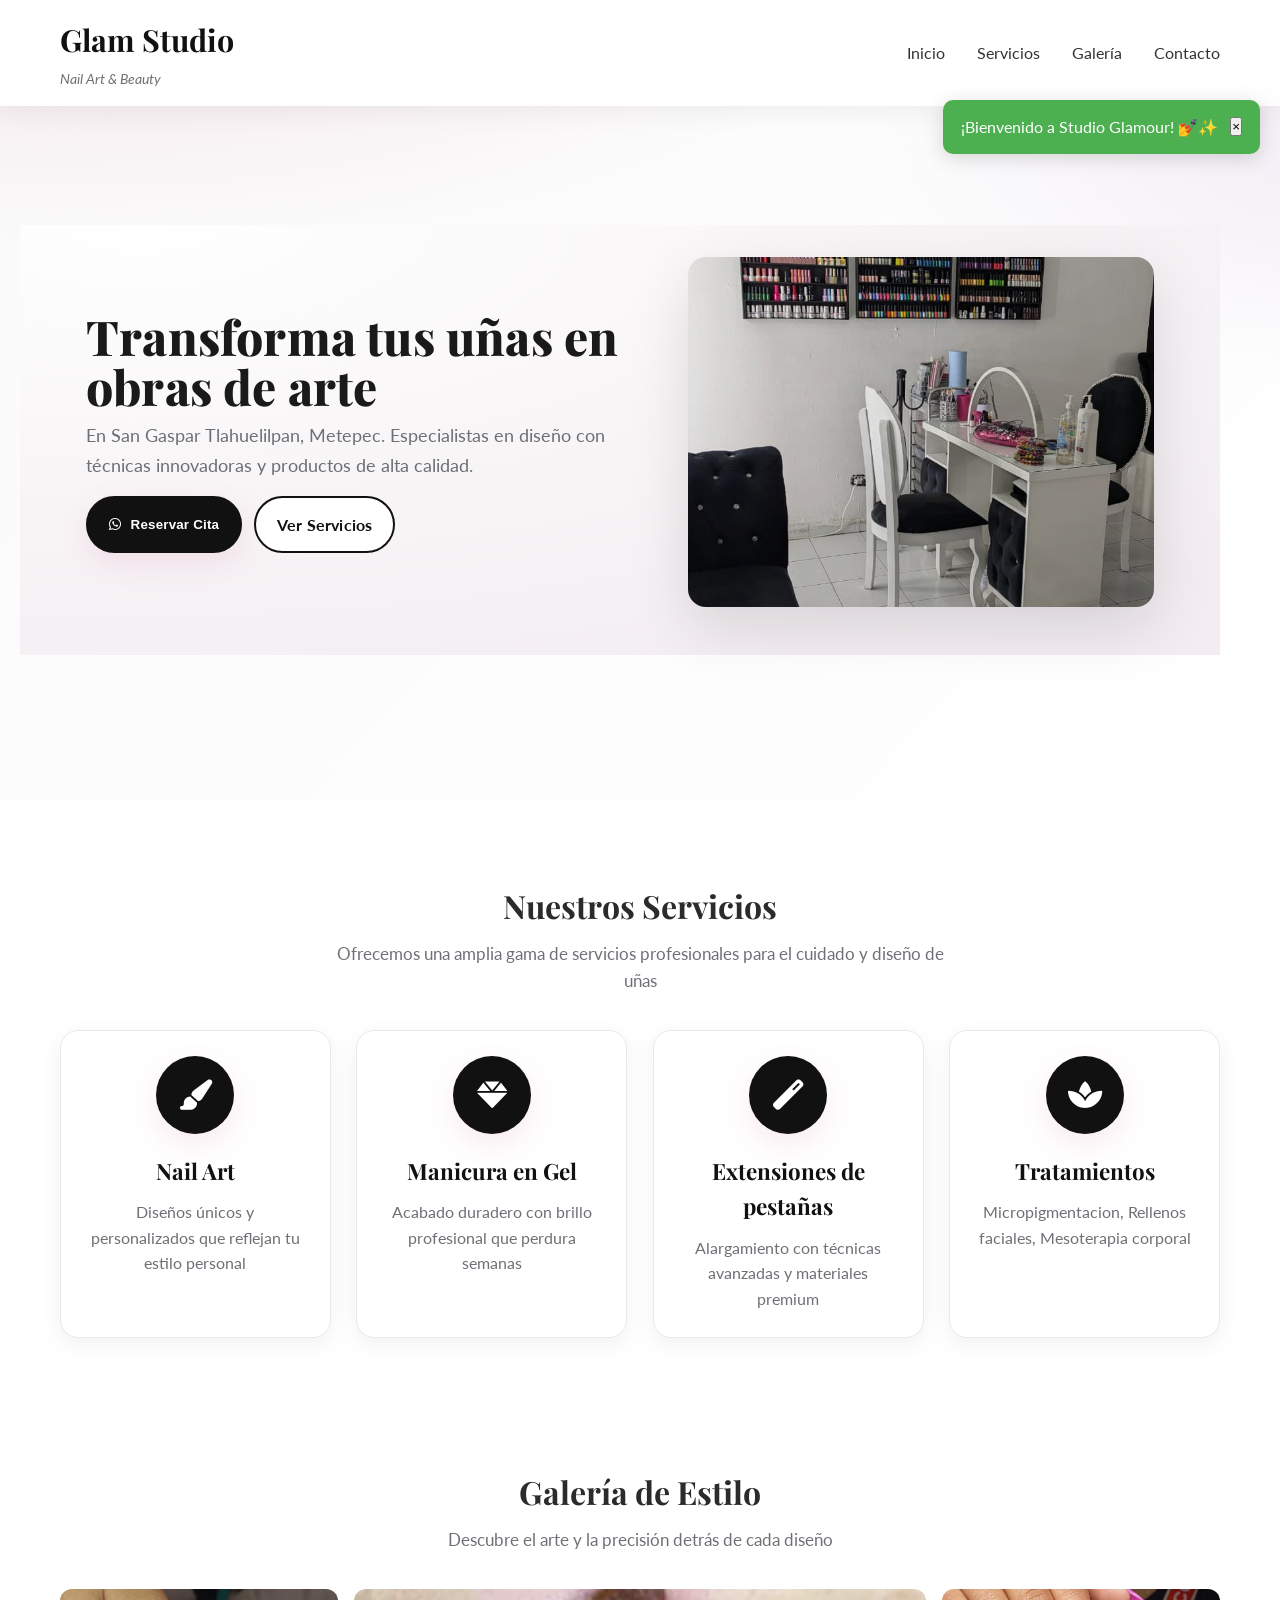
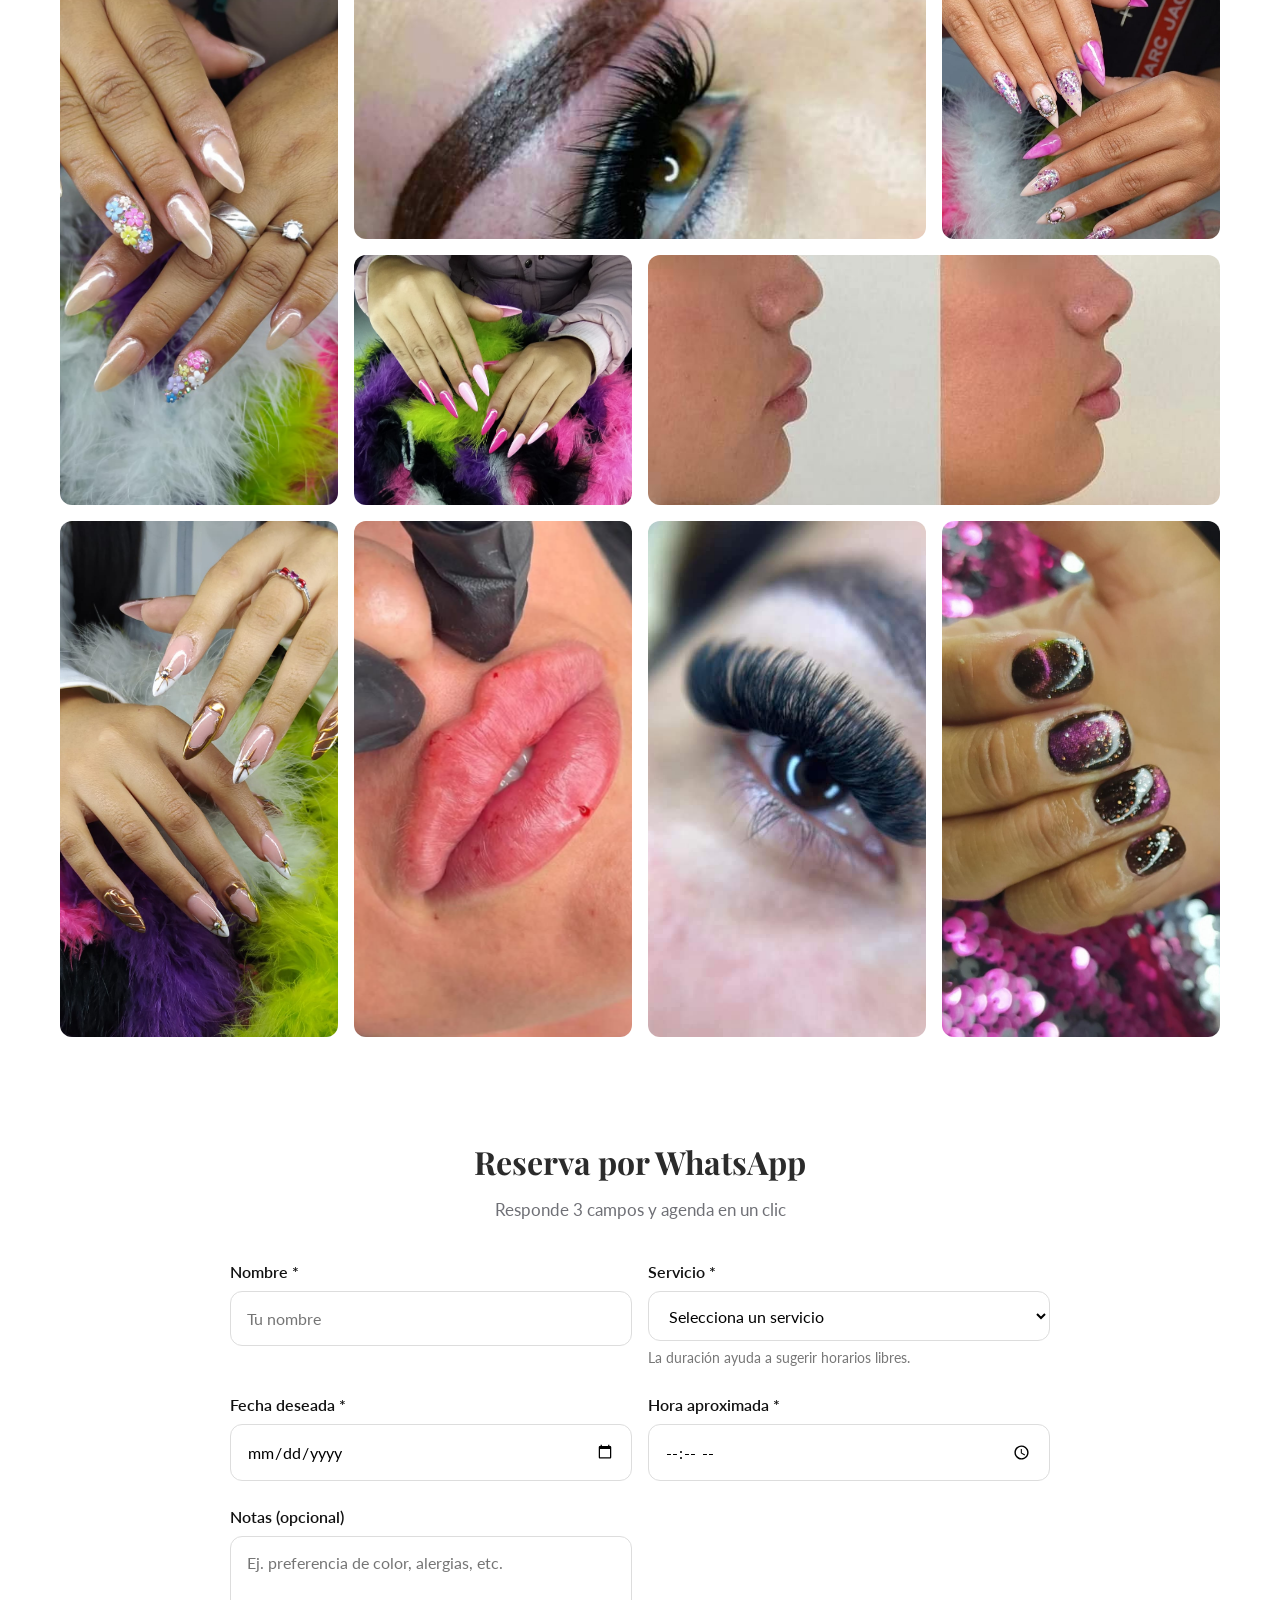
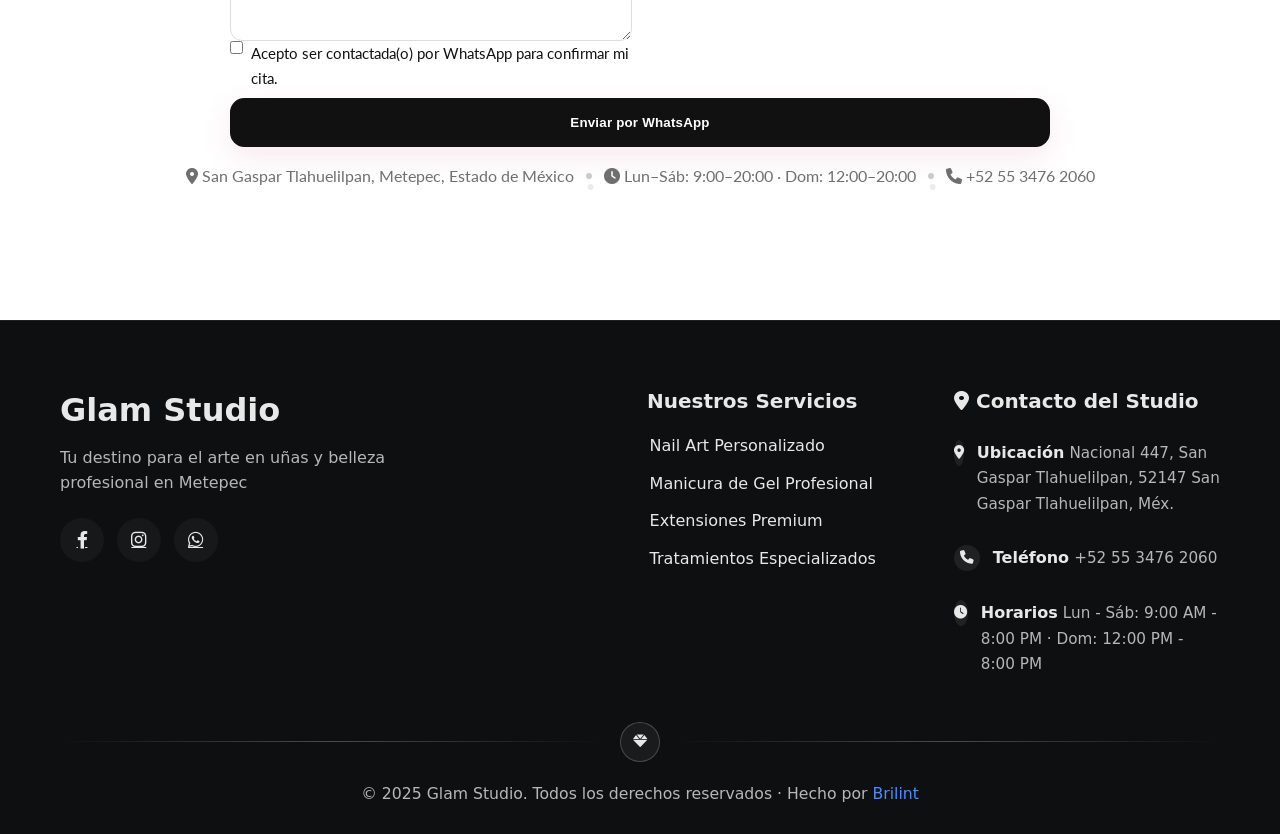
<file: index.html>
<!DOCTYPE html>
<html lang="es">
  <head>
    <meta charset="UTF-8" />
    <meta name="viewport" content="width=device-width, initial-scale=1.0" />
    <title>Glam Studio | Nail Art, Uñas en Gel y Pestañas en Metepec</title>
    <meta
      name="description"
      content="Glam Studio: nail art, manicura en gel, extensiones de pestañas y tratamientos faciales en San Gaspar Tlahuelilpan, Metepec. Agenda tu cita por WhatsApp."
    />
    <meta property="og:title" content="Glam Studio | Nail Art y Uñas en Metepec" />
    <meta
      property="og:description"
      content="Diseño de uñas profesional, manicura en gel, pestañas y estética en San Gaspar Tlahuelilpan, Metepec."
    />
    <meta property="og:type" content="business.business" />
    <meta property="og:locale" content="es_MX" />
    <link rel="stylesheet" href="style.css" />
    <!-- Fuentes de Google para tipografía elegante -->
    <link
      href="https://fonts.googleapis.com/css2?family=Playfair+Display:wght@400;700&family=Lato:wght@300;400;700&display=swap"
      rel="stylesheet"
    />
    <!-- Iconos para elementos visuales -->
    <link
      rel="stylesheet"
      href="https://cdnjs.cloudflare.com/ajax/libs/font-awesome/6.0.0/css/all.min.css"
    />
  </head>
  <body>
    <!-- Encabezado con navegación -->
    <header class="header">
      <nav class="navbar">
        <div class="nav-container">
          <div class="logo">
            <h1>Glam Studio</h1>
            <span class="tagline">Nail Art & Beauty</span>
          </div>
          <ul class="nav-menu">
            <li><a href="#inicio" class="nav-link">Inicio</a></li>
            <li><a href="#servicios" class="nav-link">Servicios</a></li>
            <li><a href="#galeria" class="nav-link">Galería</a></li>
            <li><a href="#contacto" class="nav-link">Contacto</a></li>
          </ul>
          <div class="hamburger">
            <span class="bar"></span>
            <span class="bar"></span>
            <span class="bar"></span>
          </div>
        </div>
      </nav>
    </header>

    <!-- Sección principal hero -->
    <section id="inicio" class="hero">
      <!-- HERO V2 — profesional y mobile-first -->
      <section id="inicio" class="hero-v2" aria-labelledby="hero-title">
        <div class="container">
          <div class="hero-grid">
            <!-- Texto -->
            <div class="hero-copy">
              <h1 id="hero-title" class="hero-title">
                Transforma tus uñas en obras de arte
              </h1>
              <p class="hero-subtitle">
                En San Gaspar Tlahuelilpan, Metepec. Especialistas en diseño con
                técnicas innovadoras y productos de alta calidad.
              </p>

              <div class="hero-ctas">
                <!-- Botón de WhatsApp en el hero o donde lo uses -->
                <button
                  id="btnWhatsappHero"
                  type="button"
                  class="btn btn-primary"
                  aria-label="Reservar por WhatsApp"
                >
                  <i class="fab fa-whatsapp" aria-hidden="true"></i> Reservar
                  Cita
                </button>

                <a href="#servicios" class="btn btn-secondary">Ver Servicios</a>
              </div>
            </div>

            <!-- Imagen (tarjeta controlada) -->
            <figure class="hero-visual" aria-label="Estudio Glam Studio">
              <picture>
                <!-- si tienes AVIF/WebP, añade <source>; con JPG funciona perfecto -->
                <img
                  src="images/hero/studio 1.jpeg"
                  alt="Área de trabajo profesional de Glam Studio"
                  width="1280"
                  height="853"
                  loading="eager"
                  decoding="async"
                  class="hero-img"
                />
              </picture>
              <figcaption class="visually-hidden">
                Espacio de trabajo de Glam Studio
              </figcaption>
            </figure>
          </div>
        </div>
      </section>
    </section>

    <!-- Sección de servicios -->
    <section id="servicios" class="services">
      <div class="container">
        <h2 class="section-title">Nuestros Servicios</h2>
        <p class="section-subtitle">
          Ofrecemos una amplia gama de servicios profesionales para el cuidado y
          diseño de uñas
        </p>

        <div class="services-grid">
          <div class="service-card">
            <div class="service-icon">
              <i class="fas fa-paint-brush"></i>
            </div>
            <h3>Nail Art</h3>
            <p>
              Diseños únicos y personalizados que reflejan tu estilo personal
            </p>
          </div>

          <div class="service-card">
            <div class="service-icon">
              <i class="fas fa-gem"></i>
            </div>
            <h3>Manicura en Gel</h3>
            <p>Acabado duradero con brillo profesional que perdura semanas</p>
          </div>

          <div class="service-card">
            <div class="service-icon">
              <i class="fas fa-magic"></i>
            </div>
            <h3>Extensiones de pestañas</h3>
            <p>Alargamiento con técnicas avanzadas y materiales premium</p>
          </div>

          <div class="service-card">
            <div class="service-icon">
              <i class="fas fa-spa"></i>
            </div>
            <h3>Tratamientos</h3>
            <p>Micropigmentacion, Rellenos faciales, Mesoterapia corporal</p>
          </div>
        </div>
      </div>
    </section>

    <!-- Sección de galería moderna (mobile-first con scroll-snap) -->
    <section id="galeria" class="gallery" aria-labelledby="galeria-title">
      <div class="container">
        <header class="gallery-header">
          <h2 id="galeria-title" class="section-title">Galería de Estilo</h2>
          <p class="section-subtitle">
            Descubre el arte y la precisión detrás de cada diseño
          </p>
        </header>

        <!-- Pista para móvil: carrusel horizontal -->
        <div class="gallery-track" aria-label="Carrusel de trabajos recientes">
          <figure class="gallery-card">
            <img
              loading="lazy"
              src="images/gallery/desing 8.jpeg"
              alt="Uñas elegantes con diseño artístico"
            />
            <figcaption>
              Diseño nude con flores 3D multicolor — una combinación delicada
              entre elegancia y creatividad.
            </figcaption>
          </figure>

          <figure class="gallery-card">
            <img
              loading="lazy"
              src="images/gallery/servicio 3.jpeg"
              alt="Diseño en tonos nude y acabado brillante"
            />
            <figcaption>
              Extensiones de pestañas con acabado volumen — mirada intensa,
              definida y elegante.
            </figcaption>
          </figure>

          <figure class="gallery-card">
            <img
              loading="lazy"
              src="images/gallery/desing 9.jpeg"
              alt="Uñas decoradas con pedrería fina"
            />
            <figcaption>
              Diseño stiletto en tonos rosa y nude con incrustaciones brillantes
            </figcaption>
          </figure>

          <figure class="gallery-card">
            <img
              loading="lazy"
              src="images/gallery/desing 4.jpeg"
              alt="Manicura francesa moderna"
            />
            <figcaption>Manicura stiletto en degradado rosa</figcaption>
          </figure>

          <figure class="gallery-card">
            <img
              loading="lazy"
              src="images/gallery/servicio 2.jpeg"
              alt="Rinomodelación con ácido hialurónico"
            />
            <figcaption>Rinomodelación con ácido hialurónico</figcaption>
          </figure>

          <figure class="gallery-card">
            <img
              loading="lazy"
              src="images/gallery/desing 6.jpeg"
              alt="Diseño de uñas con glitter profesional"
            />
            <figcaption>
              Diseño en tonos nude con bordes dorados metálicos y detalle
              central en pedrería
            </figcaption>
          </figure>

          <figure class="gallery-card">
            <img
              loading="lazy"
              src="images/gallery/servicio 1.jpeg"
              alt="Tratamiento estético premium"
            />
            <figcaption>Tratamiento estético premium</figcaption>
          </figure>

          <figure class="gallery-card">
            <img
              loading="lazy"
              src="images/gallery/pestañas 1.jpeg"
              alt="Extensiones de pestañas voluminosas"
            />
            <figcaption>Extensiones de pestañas</figcaption>
          </figure>

          <figure class="gallery-card">
            <img
              loading="lazy"
              src="images/gallery/desing 7.jpeg"
              alt="Diseño de uñas con acabado profesional"
            />
            <figcaption>
              Diseño efecto galaxia en tonos púrpura y negro con destellos
              metálicos
            </figcaption>
          </figure>
        </div>

        <!-- Grid sólo para pantallas grandes -->
        <div class="gallery-grid">
          <figure class="gallery-item tall">
            <img
              loading="lazy"
              src="images/gallery/desing 8.jpeg"
              alt="Uñas elegantes con diseño artístico"
            />
            <figcaption>Diseño nude con flores 3D multicolor</figcaption>
          </figure>

          <figure class="gallery-item wide">
            <img
              loading="lazy"
              src="images/gallery/servicio 3.jpeg"
              alt="Diseño en tonos nude y acabado brillante"
            />
            <figcaption>Extensiones de pestañas con acabado volumen</figcaption>
          </figure>

          <figure class="gallery-item">
            <img
              loading="lazy"
              src="images/gallery/desing 9.jpeg"
              alt="Uñas decoradas con pedrería fina"
            />
            <figcaption>
              Diseño stiletto en tonos rosa y nude con incrustaciones brillantes
            </figcaption>
          </figure>

          <figure class="gallery-item">
            <img
              loading="lazy"
              src="images/gallery/desing 4.jpeg"
              alt="Manicura francesa moderna"
            />
            <figcaption>Manicura stiletto en degradado rosa</figcaption>
          </figure>

          <figure class="gallery-item wide">
            <img
              loading="lazy"
              src="images/gallery/servicio 2.jpeg"
              alt="Rinomodelación con ácido hialurónico"
            />
            <figcaption>Rinomodelación con ácido hialurónico</figcaption>
          </figure>

          <figure class="gallery-item tall">
            <img
              loading="lazy"
              src="images/gallery/desing 6.jpeg"
              alt="Diseño de uñas con glitter profesional"
            />
            <figcaption>
              Diseño en tonos nude con bordes dorados metálicos y detalle
              central en pedrería
            </figcaption>
          </figure>

          <figure class="gallery-item tall">
            <img
              loading="lazy"
              src="images/gallery/servicio 1.jpeg"
              alt="Tratamiento estético premium"
            />
            <figcaption>Tratamiento estético premium</figcaption>
          </figure>

          <figure class="gallery-item tall">
            <img
              loading="lazy"
              src="images/gallery/pestañas 1.jpeg"
              alt="Extensiones de pestañas voluminosas"
            />
            <figcaption>Extensiones de pestañas</figcaption>
          </figure>

          <figure class="gallery-item tall">
            <img
              loading="lazy"
              src="images/gallery/desing 7.jpeg"
              alt="Diseño de uñas con acabado profesional"
            />
            <figcaption>
              Diseño efecto galaxia en tonos púrpura y negro con destellos
              metálicos
            </figcaption>
          </figure>
        </div>
      </div>
    </section>

    <!-- Sección de contacto -->
    <section id="contacto" class="contact" aria-labelledby="contacto-title">
      <div class="container">
        <header class="contact-header">
          <h2 id="contacto-title" class="section-title">
            Reserva por WhatsApp
          </h2>
          <p class="section-subtitle">Responde 3 campos y agenda en un clic</p>
        </header>

        <form
          id="formWhatsapp"
          class="wa-form"
          novalidate
          aria-describedby="contacto-ayuda"
        >
          <p id="contacto-ayuda" class="sr-only">
            Completa tu nombre, servicio, fecha y hora para abrir WhatsApp con
            el mensaje preparado.
          </p>

          <fieldset class="wa-fieldset">
            <legend class="sr-only">Datos para la reserva</legend>

            <div class="wa-row">
              <div class="wa-col">
                <label for="waNombre" class="wa-label">Nombre *</label>
                <input
                  id="waNombre"
                  name="nombre"
                  type="text"
                  class="wa-input"
                  placeholder="Tu nombre"
                  required
                  aria-required="true"
                  autocomplete="name"
                  inputmode="text"
                />
                <small
                  class="wa-error"
                  id="errNombre"
                  role="alert"
                  aria-live="polite"
                ></small>
              </div>

              <div class="wa-col">
                <label for="waServicio" class="wa-label">Servicio *</label>
                <select
                  id="waServicio"
                  name="servicio"
                  class="wa-input"
                  required
                  aria-required="true"
                  autocomplete="off"
                >
                  <option value="" selected disabled>
                    Selecciona un servicio
                  </option>
                  <option value="Nail Art" data-duracion="90">
                    Nail Art — 90 min
                  </option>
                  <option value="Manicura en Gel" data-duracion="60">
                    Manicura en Gel — 60 min
                  </option>
                  <option value="Extensiones de Pestañas" data-duracion="120">
                    Extensiones de Pestañas — 120 min
                  </option>
                  <option value="Tratamiento de Spa" data-duracion="75">
                    Tratamiento de Spa — 75 min
                  </option>
                </select>
                <small class="wa-hint" id="hintServicio"
                  >La duración ayuda a sugerir horarios libres.</small
                >
                <small
                  class="wa-error"
                  id="errServicio"
                  role="alert"
                  aria-live="polite"
                ></small>
              </div>
            </div>

            <div class="wa-row">
              <div class="wa-col">
                <label for="waFecha" class="wa-label">Fecha deseada *</label>
                <input
                  id="waFecha"
                  name="fecha"
                  type="date"
                  class="wa-input"
                  required
                  aria-required="true"
                  min=""
                  autocomplete="off"
                />
                <small
                  class="wa-error"
                  id="errFecha"
                  role="alert"
                  aria-live="polite"
                ></small>
              </div>

              <div class="wa-col">
                <label for="waHora" class="wa-label">Hora aproximada *</label>
                <input
                  id="waHora"
                  name="hora"
                  type="time"
                  class="wa-input"
                  required
                  aria-required="true"
                  step="900"
                  autocomplete="off"
                  inputmode="numeric"
                />
                <small
                  class="wa-error"
                  id="errHora"
                  role="alert"
                  aria-live="polite"
                ></small>
              </div>
            </div>

            <div class="wa-row">
              <div class="wa-col">
                <label for="waMensaje" class="wa-label">Notas (opcional)</label>
                <textarea
                  id="waMensaje"
                  name="mensaje"
                  rows="3"
                  class="wa-input"
                  placeholder="Ej. preferencia de color, alergias, etc."
                  autocomplete="off"
                ></textarea>
              </div>
            </div>

            <!-- Consentimiento y honeypot -->
            <div class="wa-row wa-terms">
              <label class="wa-checkbox">
                <input
                  type="checkbox"
                  id="waConsent"
                  required
                  aria-required="true"
                />
                <span
                  >Acepto ser contactada(o) por WhatsApp para confirmar mi
                  cita.</span
                >
              </label>
              <!-- Honeypot antispam -->
              <input
                type="text"
                id="website"
                name="website"
                class="hp"
                tabindex="-1"
                autocomplete="off"
                aria-hidden="true"
              />
            </div>

            <button
              id="btnWhatsapp"
              type="submit"
              class="btn btn-primary wa-btn"
              aria-live="polite"
            >
              <span class="btn-text">Enviar por WhatsApp</span>
              <span class="btn-spinner" aria-hidden="true"></span>
            </button>

            <!-- Fallback accesible sin JS -->
            <noscript>
              <p>
                Activa JavaScript para prellenar el mensaje. Si prefieres,
                <a
                  class="btn btn-outline"
                  href="https://wa.me/525534762060"
                  target="_blank"
                  rel="noopener noreferrer"
                  >abre WhatsApp</a
                >.
              </p>
            </noscript>
          </fieldset>
        </form>

        <div class="wa-meta" aria-label="Información del estudio">
          <a
            class="wa-meta-item"
            href="https://www.google.com.mx/maps/place/Glam+Studio/@19.2442068,-99.548597,20.75z/data=!4m6!3m5!1s0x85cd8b0a63e41905:0xcb6e0cfe1ff46ba7!8m2!3d19.2442904!4d-99.5484408!16s%2Fg%2F11xyvkglsr?entry=ttu&g_ep=EgoyMDI1MTAwOC4wIKXMDSoASAFQAw%3D%3D"
            target="_blank"
            rel="noopener"
          >
            <i class="fas fa-map-marker-alt" aria-hidden="true"></i> San Gaspar
            Tlahuelilpan, Metepec, Estado de México
          </a>
          <span class="dot" aria-hidden="true"></span>
          <span class="wa-meta-item"
            ><i class="fas fa-clock" aria-hidden="true"></i> Lun–Sáb: 9:00–20:00 · Dom: 12:00–20:00</span
          >
          <span class="dot" aria-hidden="true"></span>
          <a class="wa-meta-item" href="tel:+525534762060"
            ><i class="fas fa-phone" aria-hidden="true"></i> +52 55 3476 2060</a
          >
        </div>
      </div>
    </section>

    <footer class="footer">
      <div class="container">
        <div class="footer-main">
          <!-- Marca -->
          <div class="footer-brand">
            <h3>Glam Studio</h3>
            <p class="brand-description">
              Tu destino para el arte en uñas y belleza profesional en Metepec
            </p>

            <div class="social-links">
              <a
                href="https://www.facebook.com/share/17e68w3wBR/"
                target="_blank"
                rel="noopener noreferrer"
              >
                <i class="fab fa-facebook-f"></i>
              </a>
              <a
                href="https://www.instagram.com/glaamour.studioo"
                target="_blank"
                rel="noopener noreferrer"
              >
                <i class="fab fa-instagram"></i>
              </a>
              <a
                href="https://wa.me/525534762060?text=Hola%20vi%20su%20sitio%20web%20y%20quiero%20agendar%20una%20cita"
                target="_blank"
                rel="noopener noreferrer"
              >
                <i class="fab fa-whatsapp"></i>
              </a>
            </div>
          </div>

          <!-- Servicios del studio -->
          <div class="footer-services">
            <h4><i class="fas fa-sparkles"></i> Nuestros Servicios</h4>
            <ul class="services-list">
              <li><a href="#servicios">Nail Art Personalizado</a></li>
              <li><a href="#servicios">Manicura de Gel Profesional</a></li>
              <li><a href="#servicios">Extensiones Premium</a></li>
              <li><a href="#servicios">Tratamientos Especializados</a></li>
            </ul>
          </div>

          <!-- Información de contacto del studio -->
          <div class="footer-contact">
            <h4><i class="fas fa-map-marker-alt"></i> Contacto del Studio</h4>
            <div class="contact-items">
              <div class="contact-item">
                <i class="fas fa-map-marker-alt"></i>
                <div class="contact-text">
                  <strong>Ubicación</strong>
                  <span
                    >Nacional 447, San Gaspar Tlahuelilpan, 52147 San Gaspar
                    Tlahuelilpan, Méx.</span
                  >
                </div>
              </div>

              <div class="contact-item">
                <i class="fas fa-phone"></i>
                <div class="contact-text">
                  <strong>Teléfono</strong>
                  <span>+52 55 3476 2060</span>
                </div>
              </div>

              <div class="contact-item">
                <i class="fas fa-clock"></i>
                <div class="contact-text">
                  <strong>Horarios</strong>
                  <span>Lun - Sáb: 9:00 AM - 8:00 PM · Dom: 12:00 PM - 8:00 PM</span>
                </div>
              </div>
            </div>
          </div>
        </div>

        <!-- Divisor con “gema” central -->
        <div class="footer-divider">
          <span class="divider-line"></span>
          <div class="divider-decoration">
            <i class="fas fa-gem"></i>
          </div>
          <span class="divider-line"></span>
        </div>

        <p class="footer-legal">
          © 2025 Glam Studio. Todos los derechos reservados · Hecho por
          <a
            href="https://brilint.vercel.app/"
            class="footer-brand-link"
            target="_blank"
            rel="noopener noreferrer"
          >
            Brilint
          </a>
        </p>
      </div>
    </footer>

    <script src="script.js"></script>
  </body>
</html>
</file>
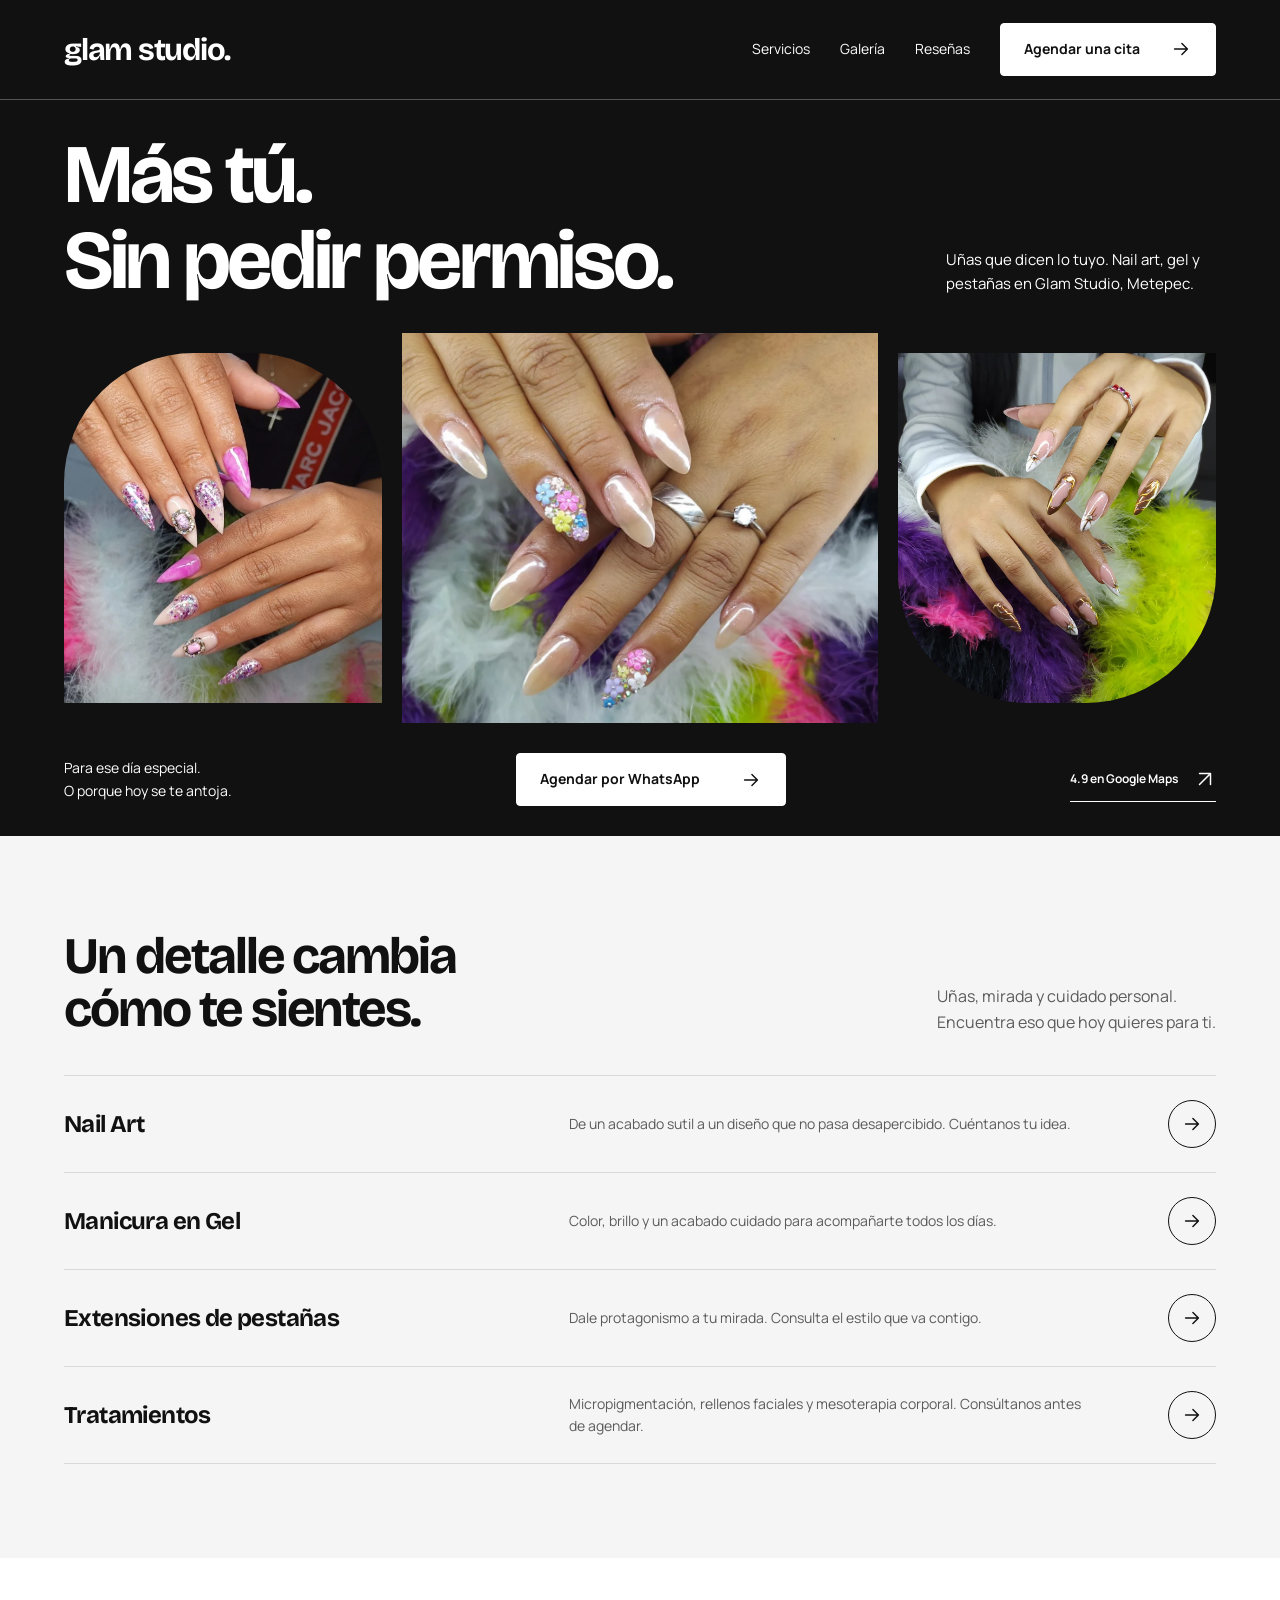
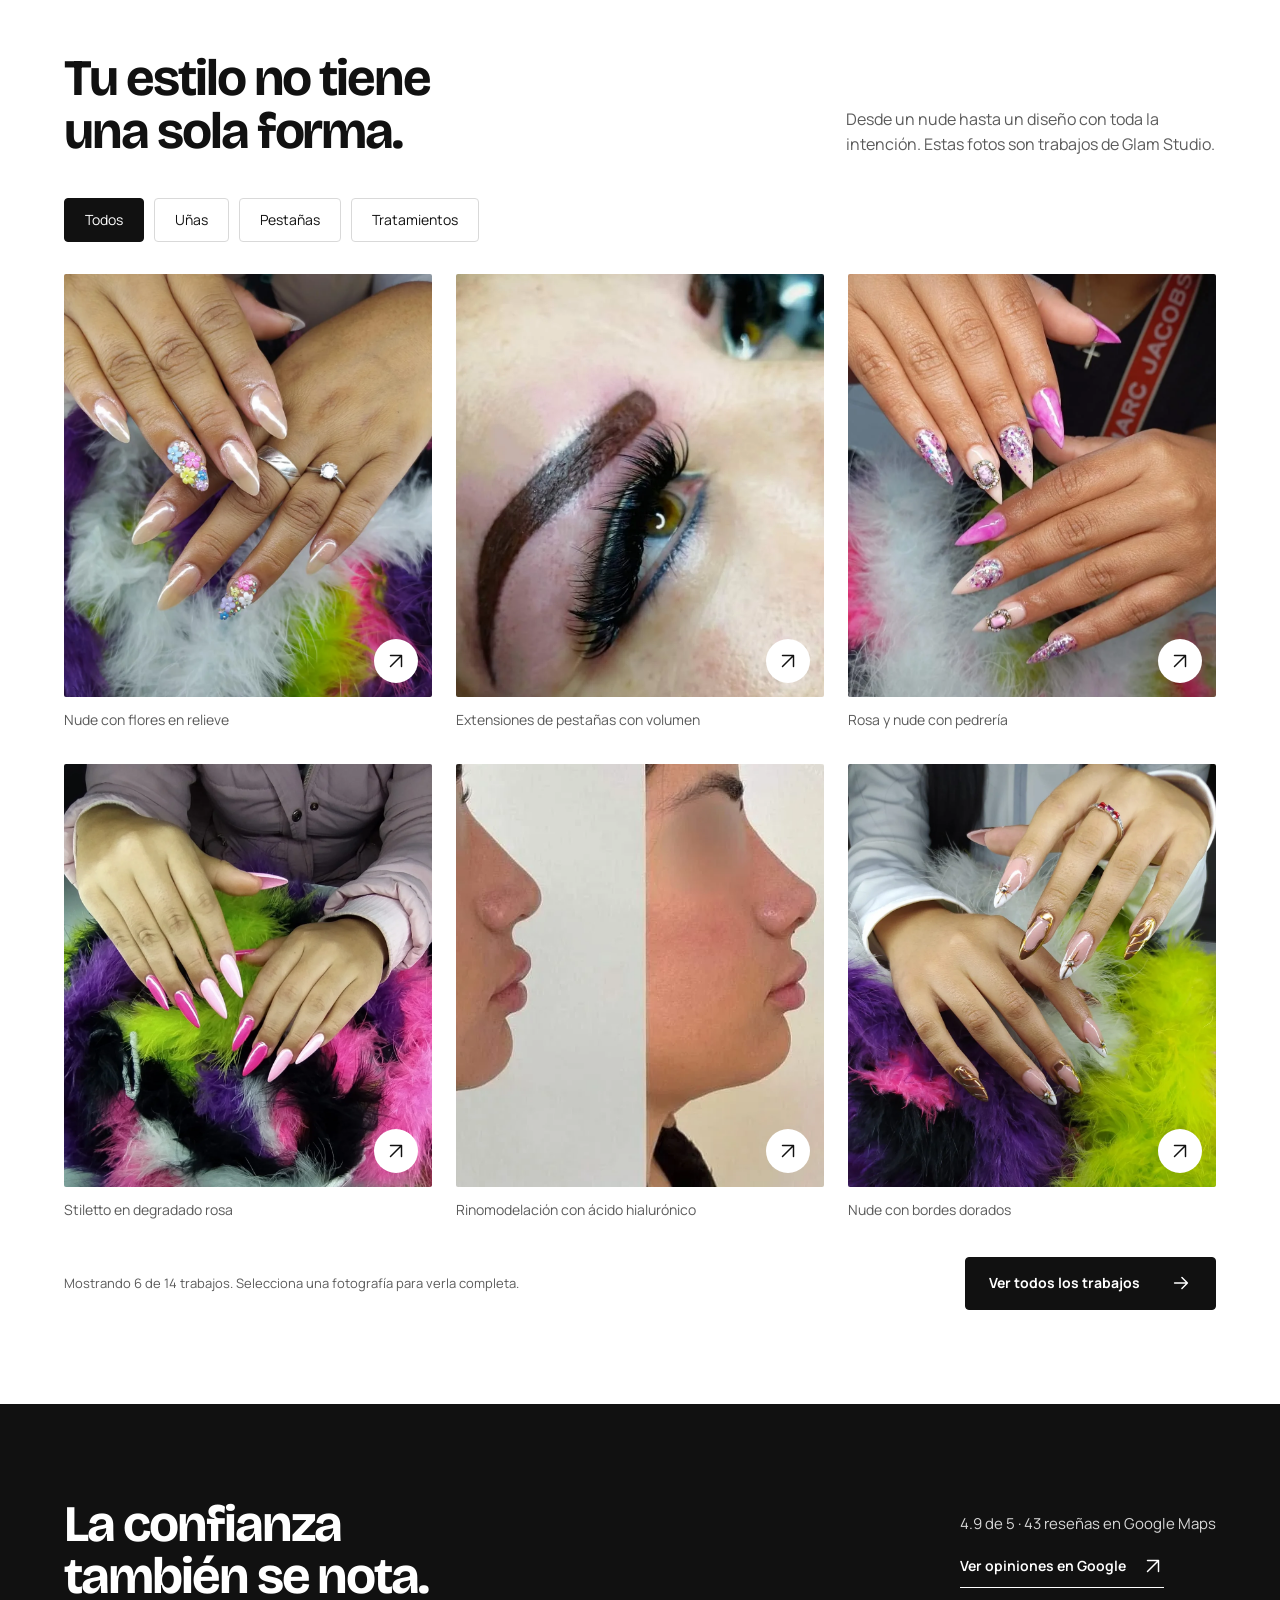
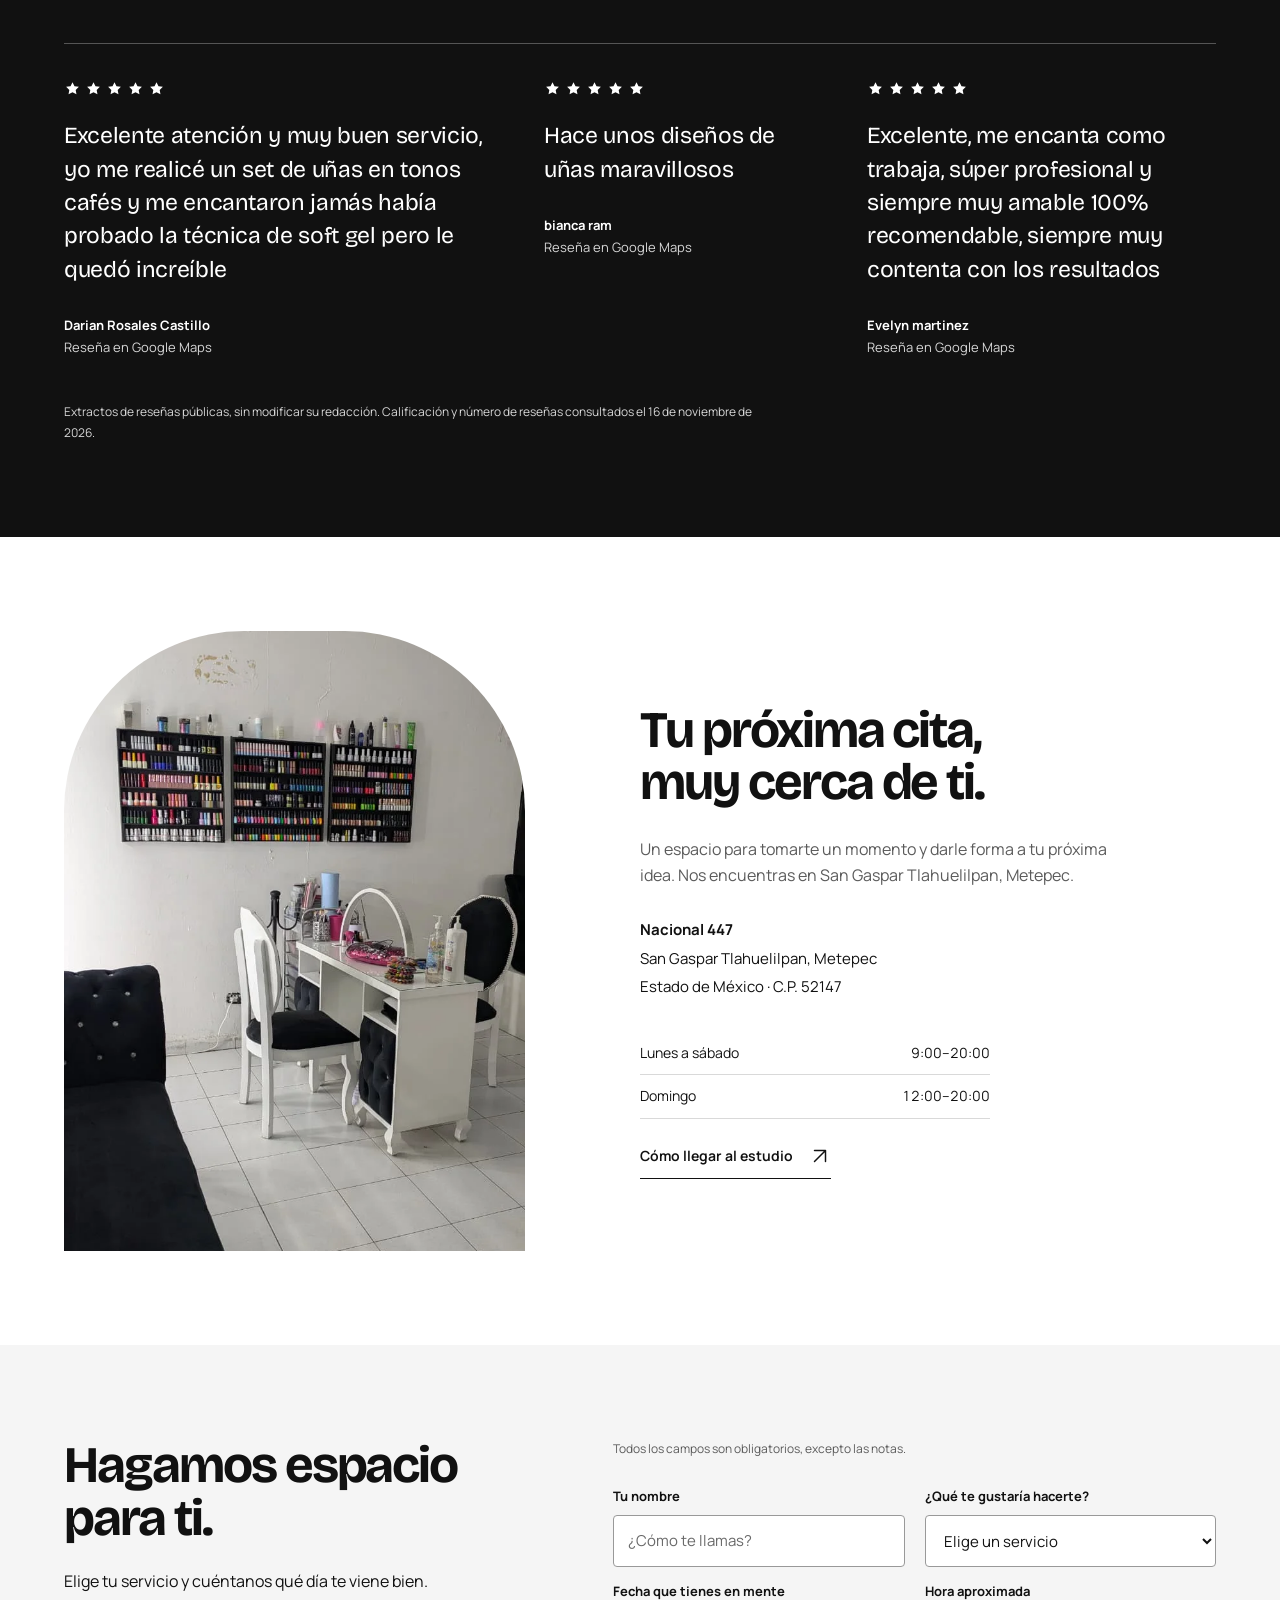
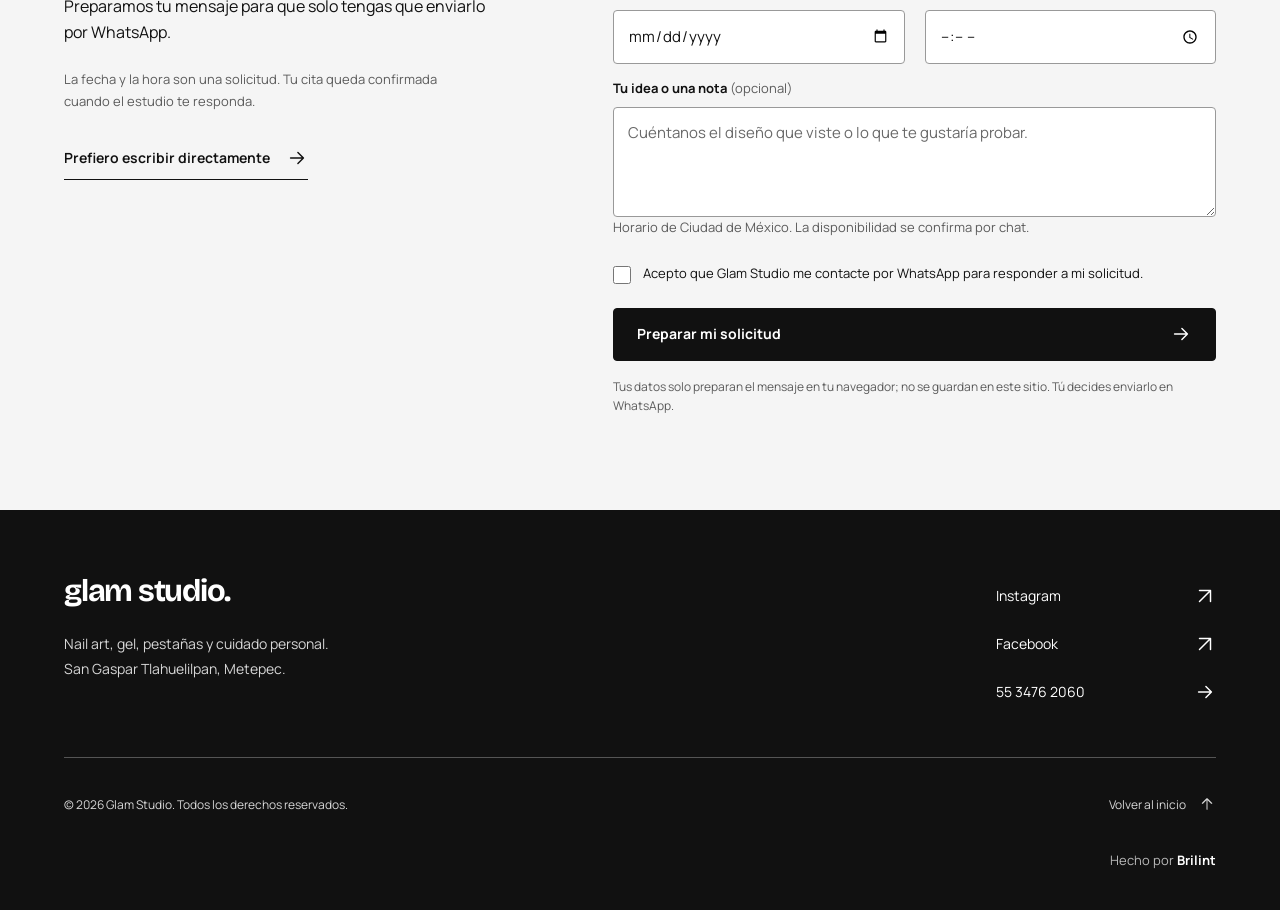
<file: studio-glamour-landing/index.html>
<!doctype html>
<html lang="es-MX">
  <head>
    <meta charset="utf-8" />
    <meta name="viewport" content="width=device-width,initial-scale=1" />
    <meta name="theme-color" content="#111111" />
    <title>Glam Studio | Nail Art, Uñas en Gel y Pestañas en Metepec</title>
    <meta
      name="description"
      content="Tu estilo, en tus manos. Nail art, manicura en gel, pestañas y tratamientos en Glam Studio, San Gaspar Tlahuelilpan, Metepec. Consulta tu cita por WhatsApp."
    />
    <meta
      property="og:title"
      content="Glam Studio · Más tú. Sin pedir permiso."
    />
    <meta
      property="og:description"
      content="Nail art, gel y pestañas en Metepec. Descubre nuestros trabajos y solicita una cita por WhatsApp."
    />
    <meta property="og:type" content="website" />
    <meta property="og:locale" content="es_MX" />
    <link
      rel="preload"
      href="assets/fonts/bricolage-grotesque-latin.woff2"
      as="font"
      type="font/woff2"
      crossorigin
    />
    <link
      rel="preload"
      href="assets/fonts/manrope-latin.woff2"
      as="font"
      type="font/woff2"
      crossorigin
    />
    <link rel="icon" href="favicon.svg" type="image/svg+xml" />
    <link rel="stylesheet" href="style.css" />
  </head>
  <body>
    <a class="skip-link" href="#main-content">Saltar al contenido</a>
    <svg
      class="icon-defs"
      aria-hidden="true"
      xmlns="http://www.w3.org/2000/svg"
    >
      <defs>
        <symbol id="i-arrow" viewBox="0 0 24 24">
          <path d="M5 12h14M13 6l6 6-6 6" />
        </symbol>
        <symbol id="i-external" viewBox="0 0 24 24">
          <path d="M6 18 18 6M6 6h12v12" />
        </symbol>
        <symbol id="i-close" viewBox="0 0 24 24">
          <path d="m6 6 12 12M6 18 18 6" />
        </symbol>
        <symbol id="i-menu" viewBox="0 0 24 24">
          <path d="M4 7h16M4 17h16" />
        </symbol>
        <symbol id="i-star" viewBox="0 0 24 24">
          <path
            d="m12 3 2.8 5.7 6.2.9-4.5 4.4 1.1 6.2-5.6-3-5.6 3 1.1-6.2L3 9.6l6.2-.9z"
          />
        </symbol>
      </defs>
    </svg>
    <header class="header">
      <a class="brand" href="#inicio" aria-label="Glam Studio, inicio"
        >glam studio.</a
      >
      <nav class="nav" aria-label="Navegación principal">
        <a class="nav-link" href="#servicios">Servicios</a
        ><a class="nav-link" href="#galeria">Galería</a
        ><a class="nav-link" href="#resenas">Reseñas</a
        ><a
          class="button button-light"
          href="https://wa.me/525534762060?text=Hola%2C%20vengo%20del%20sitio%20de%20Glam%20Studio%20y%20quiero%20consultar%20una%20cita."
          target="_blank"
          rel="noopener noreferrer"
          ><span class="label-desktop">Agendar una cita</span
          ><span class="label-mobile">Agendar</span>
          <svg aria-hidden="true"><use href="#i-arrow" /></svg></a
        ><button
          class="menu-toggle"
          type="button"
          aria-expanded="false"
          aria-controls="mobile-nav"
          aria-label="Abrir menú"
        >
          <svg aria-hidden="true"><use href="#i-menu" /></svg>
        </button>
      </nav>
      <nav
        class="mobile-nav"
        id="mobile-nav"
        aria-label="Navegación móvil"
        hidden
      >
        <a href="#servicios">Servicios</a><a href="#galeria">Galería</a
        ><a href="#resenas">Reseñas</a><a href="#contacto">Solicitar una cita</a
        ><a href="#visitanos">Visítanos</a>
      </nav>
    </header>
    <main id="main-content" tabindex="-1">
      <section class="campaign" id="inicio" aria-labelledby="hero-title">
        <div class="campaign-heading">
          <h1 id="hero-title">Más tú.<br />Sin pedir permiso.</h1>
          <p>
            Uñas que dicen lo tuyo. Nail art, gel y pestañas en Glam Studio,
            Metepec.
          </p>
        </div>
        <div class="campaign-photos">
          <figure>
            <picture
              ><source srcset="assets/photos/desing-9.webp" type="image/webp" />
              <img
                src="assets/plates/photo-9.png"
                alt="Diseño rosa con pedrería, trabajo de Glam Studio"
                width="997"
                height="1280"
                decoding="async"
            /></picture>
          </figure>
          <figure>
            <picture
              ><source srcset="assets/photos/desing-8.webp" type="image/webp" />
              <img
                src="assets/plates/photo-8.png"
                alt="Nude con flores en relieve, trabajo de Glam Studio"
                width="1058"
                height="1280"
                fetchpriority="high"
                decoding="async"
            /></picture>
          </figure>
          <figure>
            <picture
              ><source srcset="assets/photos/desing-6.webp" type="image/webp" />
              <img
                src="assets/plates/photo-6.png"
                alt="Manicura con detalle dorado, trabajo de Glam Studio"
                width="1485"
                height="1600"
                decoding="async"
            /></picture>
          </figure>
        </div>
        <div class="campaign-close">
          <p>Para ese día especial.<br />O porque hoy se te antoja.</p>
          <a
            class="button button-light"
            href="https://wa.me/525534762060?text=Hola%2C%20vengo%20del%20sitio%20de%20Glam%20Studio%20y%20quiero%20consultar%20una%20cita."
            target="_blank"
            rel="noopener noreferrer"
            >Agendar por WhatsApp
            <svg aria-hidden="true"><use href="#i-arrow" /></svg></a
          ><a class="text-link" href="#resenas"
            >4.9 en Google Maps
            <svg aria-hidden="true"><use href="#i-external" /></svg
          ></a>
        </div>
      </section>
      <section
        class="services section"
        id="servicios"
        aria-labelledby="services-title"
      >
        <div class="section-head">
          <h2 id="services-title">Un detalle cambia<br />cómo te sientes.</h2>
          <p>
            Uñas, mirada y cuidado personal.<br />Encuentra eso que hoy quieres
            para ti.
          </p>
        </div>
        <div class="service-list">
          <article class="service-row">
            <h3>Nail Art</h3>
            <p>
              De un acabado sutil a un diseño que no pasa desapercibido.
              Cuéntanos tu idea.
            </p>
            <a
              class="service-action"
              href="#contacto"
              data-service="Nail Art"
              aria-label="Consultar Nail Art"
              ><svg aria-hidden="true"><use href="#i-arrow" /></svg
            ></a>
          </article>
          <article class="service-row">
            <h3>Manicura en Gel</h3>
            <p>
              Color, brillo y un acabado cuidado para acompañarte todos los
              días.
            </p>
            <a
              class="service-action"
              href="#contacto"
              data-service="Manicura en Gel"
              aria-label="Consultar Manicura en Gel"
              ><svg aria-hidden="true"><use href="#i-arrow" /></svg
            ></a>
          </article>
          <article class="service-row">
            <h3>Extensiones de pestañas</h3>
            <p>
              Dale protagonismo a tu mirada. Consulta el estilo que va contigo.
            </p>
            <a
              class="service-action"
              href="#contacto"
              data-service="Extensiones de Pestañas"
              aria-label="Consultar Extensiones de pestañas"
              ><svg aria-hidden="true"><use href="#i-arrow" /></svg
            ></a>
          </article>
          <article class="service-row">
            <h3>Tratamientos</h3>
            <p>
              Micropigmentación, rellenos faciales y mesoterapia corporal.
              Consúltanos antes de agendar.
            </p>
            <a
              class="service-action"
              href="#contacto"
              data-service="Tratamientos"
              aria-label="Consultar Tratamientos"
              ><svg aria-hidden="true"><use href="#i-arrow" /></svg
            ></a>
          </article>
        </div>
      </section>
      <section
        class="gallery section"
        id="galeria"
        aria-labelledby="gallery-title"
      >
        <div class="section-head">
          <h2 id="gallery-title">Tu estilo no tiene<br />una sola forma.</h2>
          <p>
            Desde un nude hasta un diseño con toda la intención. Estas fotos son
            trabajos de Glam Studio.
          </p>
        </div>
        <div
          class="gallery-filters"
          role="group"
          aria-label="Filtrar trabajos"
          hidden
        >
          <button type="button" data-filter="all" aria-pressed="true">
            Todos</button
          ><button type="button" data-filter="unas" aria-pressed="false">
            Uñas</button
          ><button type="button" data-filter="pestanas" aria-pressed="false">
            Pestañas</button
          ><button
            type="button"
            data-filter="tratamientos"
            aria-pressed="false"
          >
            Tratamientos
          </button>
        </div>
        <div class="gallery-grid">
          <figure class="gallery-item" data-category="unas">
            <a
              class="gallery-work"
              href="assets/photos/desing-8.webp"
              target="_blank"
              rel="noopener noreferrer"
              data-gallery
              data-title="Nude con flores en relieve"
              data-service="Nail Art"
              aria-label="Ver fotografía: Nude con flores en relieve"
              ><img
                src="assets/photos/desing-8.webp"
                alt="Nude con flores en relieve, trabajo de Glam Studio"
                width="800"
                height="960"
                loading="lazy"
                decoding="async" /><span class="gallery-open" aria-hidden="true"
                ><svg aria-hidden="true"><use href="#i-external" /></svg></span
            ></a>
            <figcaption>Nude con flores en relieve</figcaption>
          </figure>
          <figure class="gallery-item" data-category="pestanas">
            <a
              class="gallery-work"
              href="assets/photos/servicio-3.webp"
              target="_blank"
              rel="noopener noreferrer"
              data-gallery
              data-title="Extensiones de pestañas con volumen"
              data-service="Extensiones de Pestañas"
              aria-label="Ver fotografía: Extensiones de pestañas con volumen"
              ><img
                src="assets/photos/servicio-3.webp"
                alt="Extensiones de pestañas con volumen, trabajo de Glam Studio"
                width="800"
                height="960"
                loading="lazy"
                decoding="async" /><span class="gallery-open" aria-hidden="true"
                ><svg aria-hidden="true"><use href="#i-external" /></svg></span
            ></a>
            <figcaption>Extensiones de pestañas con volumen</figcaption>
          </figure>
          <figure class="gallery-item" data-category="unas">
            <a
              class="gallery-work"
              href="assets/photos/desing-9.webp"
              target="_blank"
              rel="noopener noreferrer"
              data-gallery
              data-title="Rosa y nude con pedrería"
              data-service="Nail Art"
              aria-label="Ver fotografía: Rosa y nude con pedrería"
              ><img
                src="assets/photos/desing-9.webp"
                alt="Rosa y nude con pedrería, trabajo de Glam Studio"
                width="800"
                height="960"
                loading="lazy"
                decoding="async" /><span class="gallery-open" aria-hidden="true"
                ><svg aria-hidden="true"><use href="#i-external" /></svg></span
            ></a>
            <figcaption>Rosa y nude con pedrería</figcaption>
          </figure>
          <figure class="gallery-item" data-category="unas">
            <a
              class="gallery-work"
              href="assets/photos/desing-4.webp"
              target="_blank"
              rel="noopener noreferrer"
              data-gallery
              data-title="Stiletto en degradado rosa"
              data-service="Nail Art"
              aria-label="Ver fotografía: Stiletto en degradado rosa"
              ><img
                src="assets/photos/desing-4.webp"
                alt="Stiletto en degradado rosa, trabajo de Glam Studio"
                width="800"
                height="960"
                loading="lazy"
                decoding="async" /><span class="gallery-open" aria-hidden="true"
                ><svg aria-hidden="true"><use href="#i-external" /></svg></span
            ></a>
            <figcaption>Stiletto en degradado rosa</figcaption>
          </figure>
          <figure class="gallery-item" data-category="tratamientos">
            <a
              class="gallery-work"
              href="assets/photos/servicio-2.webp"
              target="_blank"
              rel="noopener noreferrer"
              data-gallery
              data-title="Rinomodelación con ácido hialurónico"
              data-service="Tratamientos"
              aria-label="Ver fotografía: Rinomodelación con ácido hialurónico"
              ><img
                src="assets/photos/servicio-2.webp"
                alt="Rinomodelación con ácido hialurónico, trabajo de Glam Studio"
                width="800"
                height="960"
                loading="lazy"
                decoding="async" /><span class="gallery-open" aria-hidden="true"
                ><svg aria-hidden="true"><use href="#i-external" /></svg></span
            ></a>
            <figcaption>Rinomodelación con ácido hialurónico</figcaption>
          </figure>
          <figure class="gallery-item" data-category="unas">
            <a
              class="gallery-work"
              href="assets/photos/desing-6.webp"
              target="_blank"
              rel="noopener noreferrer"
              data-gallery
              data-title="Nude con bordes dorados"
              data-service="Nail Art"
              aria-label="Ver fotografía: Nude con bordes dorados"
              ><img
                src="assets/photos/desing-6.webp"
                alt="Nude con bordes dorados, trabajo de Glam Studio"
                width="800"
                height="960"
                loading="lazy"
                decoding="async" /><span class="gallery-open" aria-hidden="true"
                ><svg aria-hidden="true"><use href="#i-external" /></svg></span
            ></a>
            <figcaption>Nude con bordes dorados</figcaption>
          </figure>
          <figure class="gallery-item" data-category="tratamientos">
            <a
              class="gallery-work"
              href="assets/photos/servicio-1.webp"
              target="_blank"
              rel="noopener noreferrer"
              data-gallery
              data-title="Tratamiento estético"
              data-service="Tratamientos"
              aria-label="Ver fotografía: Tratamiento estético"
              ><img
                src="assets/photos/servicio-1.webp"
                alt="Tratamiento estético, trabajo de Glam Studio"
                width="800"
                height="960"
                loading="lazy"
                decoding="async" /><span class="gallery-open" aria-hidden="true"
                ><svg aria-hidden="true"><use href="#i-external" /></svg></span
            ></a>
            <figcaption>Tratamiento estético</figcaption>
          </figure>
          <figure class="gallery-item" data-category="pestanas">
            <a
              class="gallery-work"
              href="assets/photos/pestanas-1.webp"
              target="_blank"
              rel="noopener noreferrer"
              data-gallery
              data-title="Extensiones de pestañas"
              data-service="Extensiones de Pestañas"
              aria-label="Ver fotografía: Extensiones de pestañas"
              ><img
                src="assets/photos/pestanas-1.webp"
                alt="Extensiones de pestañas, trabajo de Glam Studio"
                width="800"
                height="960"
                loading="lazy"
                decoding="async" /><span class="gallery-open" aria-hidden="true"
                ><svg aria-hidden="true"><use href="#i-external" /></svg></span
            ></a>
            <figcaption>Extensiones de pestañas</figcaption>
          </figure>
          <figure class="gallery-item" data-category="unas">
            <a
              class="gallery-work"
              href="assets/photos/desing-7.webp"
              target="_blank"
              rel="noopener noreferrer"
              data-gallery
              data-title="Diseño efecto galaxia"
              data-service="Nail Art"
              aria-label="Ver fotografía: Diseño efecto galaxia"
              ><img
                src="assets/photos/desing-7.webp"
                alt="Diseño efecto galaxia, trabajo de Glam Studio"
                width="800"
                height="960"
                loading="lazy"
                decoding="async" /><span class="gallery-open" aria-hidden="true"
                ><svg aria-hidden="true"><use href="#i-external" /></svg></span
            ></a>
            <figcaption>Diseño efecto galaxia</figcaption>
          </figure>
          <figure class="gallery-item" data-category="unas">
            <a
              class="gallery-work"
              href="assets/photos/desing-1.webp"
              target="_blank"
              rel="noopener noreferrer"
              data-gallery
              data-title="Nail art personalizado · detalle 1"
              data-service="Nail Art"
              aria-label="Ver fotografía: Nail art personalizado · detalle 1"
              ><img
                src="assets/photos/desing-1.webp"
                alt="Nail art personalizado · detalle 1, trabajo de Glam Studio"
                width="800"
                height="960"
                loading="lazy"
                decoding="async" /><span class="gallery-open" aria-hidden="true"
                ><svg aria-hidden="true"><use href="#i-external" /></svg></span
            ></a>
            <figcaption>Nail art personalizado · detalle 1</figcaption>
          </figure>
          <figure class="gallery-item" data-category="unas">
            <a
              class="gallery-work"
              href="assets/photos/desing-2.webp"
              target="_blank"
              rel="noopener noreferrer"
              data-gallery
              data-title="Nail art personalizado · detalle 2"
              data-service="Nail Art"
              aria-label="Ver fotografía: Nail art personalizado · detalle 2"
              ><img
                src="assets/photos/desing-2.webp"
                alt="Nail art personalizado · detalle 2, trabajo de Glam Studio"
                width="800"
                height="960"
                loading="lazy"
                decoding="async" /><span class="gallery-open" aria-hidden="true"
                ><svg aria-hidden="true"><use href="#i-external" /></svg></span
            ></a>
            <figcaption>Nail art personalizado · detalle 2</figcaption>
          </figure>
          <figure class="gallery-item" data-category="unas">
            <a
              class="gallery-work"
              href="assets/photos/desing-3.webp"
              target="_blank"
              rel="noopener noreferrer"
              data-gallery
              data-title="Nail art personalizado · detalle 3"
              data-service="Nail Art"
              aria-label="Ver fotografía: Nail art personalizado · detalle 3"
              ><img
                src="assets/photos/desing-3.webp"
                alt="Nail art personalizado · detalle 3, trabajo de Glam Studio"
                width="800"
                height="960"
                loading="lazy"
                decoding="async" /><span class="gallery-open" aria-hidden="true"
                ><svg aria-hidden="true"><use href="#i-external" /></svg></span
            ></a>
            <figcaption>Nail art personalizado · detalle 3</figcaption>
          </figure>
          <figure class="gallery-item" data-category="unas">
            <a
              class="gallery-work"
              href="assets/photos/desing-5.webp"
              target="_blank"
              rel="noopener noreferrer"
              data-gallery
              data-title="Nail art personalizado · detalle 4"
              data-service="Nail Art"
              aria-label="Ver fotografía: Nail art personalizado · detalle 4"
              ><img
                src="assets/photos/desing-5.webp"
                alt="Nail art personalizado · detalle 4, trabajo de Glam Studio"
                width="800"
                height="960"
                loading="lazy"
                decoding="async" /><span class="gallery-open" aria-hidden="true"
                ><svg aria-hidden="true"><use href="#i-external" /></svg></span
            ></a>
            <figcaption>Nail art personalizado · detalle 4</figcaption>
          </figure>
          <figure class="gallery-item" data-category="unas">
            <a
              class="gallery-work"
              href="assets/photos/desing-10.webp"
              target="_blank"
              rel="noopener noreferrer"
              data-gallery
              data-title="Nail art personalizado · detalle 5"
              data-service="Nail Art"
              aria-label="Ver fotografía: Nail art personalizado · detalle 5"
              ><img
                src="assets/photos/desing-10.webp"
                alt="Nail art personalizado · detalle 5, trabajo de Glam Studio"
                width="800"
                height="960"
                loading="lazy"
                decoding="async" /><span class="gallery-open" aria-hidden="true"
                ><svg aria-hidden="true"><use href="#i-external" /></svg></span
            ></a>
            <figcaption>Nail art personalizado · detalle 5</figcaption>
          </figure>
        </div>
        <div class="gallery-bottom">
          <p
            id="gallery-status"
            class="small-copy"
            role="status"
            aria-live="polite"
          >
            Cada diseño es una nueva idea. Encuentra la tuya.
          </p>
          <button class="button" id="gallery-more" type="button" hidden>
            Ver todos los trabajos
            <svg aria-hidden="true"><use href="#i-arrow" /></svg>
          </button>
        </div>
      </section>
      <section
        class="reviews section"
        id="resenas"
        aria-labelledby="reviews-title"
      >
        <div class="section-head">
          <h2 id="reviews-title">La confianza<br />también se nota.</h2>
          <div class="reviews-summary">
            <p>4.9 de 5 · 43 reseñas en Google Maps</p>
            <a
              class="text-link"
              href="https://www.google.com/maps?cid=14658668122734881703&amp;hl=es"
              target="_blank"
              rel="noopener noreferrer"
              >Ver opiniones en Google
              <svg aria-hidden="true"><use href="#i-external" /></svg
            ></a>
          </div>
        </div>
        <div class="reviews-grid">
          <figure class="review">
            <span class="review-stars" role="img" aria-label="5 de 5 estrellas"
              ><svg aria-hidden="true"><use href="#i-star" /></svg
              ><svg aria-hidden="true"><use href="#i-star" /></svg
              ><svg aria-hidden="true"><use href="#i-star" /></svg
              ><svg aria-hidden="true"><use href="#i-star" /></svg
              ><svg aria-hidden="true"><use href="#i-star" /></svg
            ></span>
            <blockquote>
              Excelente atención y muy buen servicio, yo me realicé un set de
              uñas en tonos cafés y me encantaron jamás había probado la técnica
              de soft gel pero le quedó increíble
            </blockquote>
            <figcaption>
              <strong>Darian Rosales Castillo</strong
              ><span>Reseña en Google Maps</span>
            </figcaption>
          </figure>
          <figure class="review">
            <span class="review-stars" role="img" aria-label="5 de 5 estrellas"
              ><svg aria-hidden="true"><use href="#i-star" /></svg
              ><svg aria-hidden="true"><use href="#i-star" /></svg
              ><svg aria-hidden="true"><use href="#i-star" /></svg
              ><svg aria-hidden="true"><use href="#i-star" /></svg
              ><svg aria-hidden="true"><use href="#i-star" /></svg
            ></span>
            <blockquote>Hace unos diseños de uñas maravillosos</blockquote>
            <figcaption>
              <strong>bianca ram</strong><span>Reseña en Google Maps</span>
            </figcaption>
          </figure>
          <figure class="review">
            <span class="review-stars" role="img" aria-label="5 de 5 estrellas"
              ><svg aria-hidden="true"><use href="#i-star" /></svg
              ><svg aria-hidden="true"><use href="#i-star" /></svg
              ><svg aria-hidden="true"><use href="#i-star" /></svg
              ><svg aria-hidden="true"><use href="#i-star" /></svg
              ><svg aria-hidden="true"><use href="#i-star" /></svg
            ></span>
            <blockquote>
              Excelente, me encanta como trabaja, súper profesional y siempre
              muy amable 100% recomendable, siempre muy contenta con los
              resultados
            </blockquote>
            <figcaption>
              <strong>Evelyn martinez</strong><span>Reseña en Google Maps</span>
            </figcaption>
          </figure>
        </div>
        <p class="review-source">
          Extractos de reseñas públicas, sin modificar su redacción.
          Calificación y número de reseñas consultados el 16 de noviembre de
          2026.
        </p>
      </section>
      <section
        class="visit section"
        id="visitanos"
        aria-labelledby="visit-title"
      >
        <figure class="studio-photo">
          <img
            src="assets/photos/studio-1.webp"
            alt="Interior y área de trabajo de Glam Studio en San Gaspar Tlahuelilpan"
            width="720"
            height="1280"
            loading="lazy"
            decoding="async"
          />
        </figure>
        <div class="visit-copy">
          <h2 id="visit-title">Tu próxima cita,<br />muy cerca de ti.</h2>
          <p>
            Un espacio para tomarte un momento y darle forma a tu próxima idea.
            Nos encuentras en San Gaspar Tlahuelilpan, Metepec.
          </p>
          <address>
            <strong>Nacional 447</strong><br />San Gaspar Tlahuelilpan,
            Metepec<br />Estado de México · C.P. 52147
          </address>
          <dl class="hours">
            <div>
              <dt>Lunes a sábado</dt>
              <dd>9:00–20:00</dd>
            </div>
            <div>
              <dt>Domingo</dt>
              <dd>12:00–20:00</dd>
            </div>
          </dl>
          <a
            class="text-link"
            href="https://www.google.com/maps?cid=14658668122734881703"
            target="_blank"
            rel="noopener noreferrer"
            >Cómo llegar al estudio
            <svg aria-hidden="true"><use href="#i-external" /></svg
          ></a>
        </div>
      </section>
      <section
        class="booking section"
        id="contacto"
        aria-labelledby="booking-title"
      >
        <div class="booking-intro">
          <h2 id="booking-title">Hagamos espacio<br />para ti.</h2>
          <p>
            Elige tu servicio y cuéntanos qué día te viene bien. Preparamos tu
            mensaje para que solo tengas que enviarlo por WhatsApp.
          </p>
          <p class="small-copy">
            La fecha y la hora son una solicitud. Tu cita queda confirmada
            cuando el estudio te responda.
          </p>
          <a
            class="text-link"
            href="https://wa.me/525534762060?text=Hola%2C%20vengo%20del%20sitio%20de%20Glam%20Studio%20y%20quiero%20consultar%20una%20cita."
            target="_blank"
            rel="noopener noreferrer"
            >Prefiero escribir directamente
            <svg aria-hidden="true"><use href="#i-arrow" /></svg
          ></a>
        </div>
        <form
          id="formWhatsapp"
          class="booking-form"
          novalidate
          aria-describedby="booking-privacy"
        >
          <p class="required-note">
            Todos los campos son obligatorios, excepto las notas.
          </p>
          <div
            id="form-status"
            class="form-status"
            role="status"
            aria-live="polite"
          ></div>
          <div class="form-grid">
            <div class="field">
              <label for="waNombre">Tu nombre</label
              ><input
                id="waNombre"
                name="nombre"
                autocomplete="name"
                required
                minlength="2"
                maxlength="80"
                placeholder="¿Cómo te llamas?"
                aria-describedby="errNombre"
              /><small class="field-error" id="errNombre"></small>
            </div>
            <div class="field">
              <label for="waServicio">¿Qué te gustaría hacerte?</label
              ><select
                id="waServicio"
                name="servicio"
                required
                aria-describedby="errServicio"
              >
                <option value="">Elige un servicio</option>
                <option>Nail Art</option>
                <option>Manicura en Gel</option>
                <option>Extensiones de Pestañas</option>
                <option>Tratamientos</option></select
              ><small class="field-error" id="errServicio"></small>
            </div>
            <div class="field">
              <label for="waFecha">Fecha que tienes en mente</label
              ><input
                id="waFecha"
                name="fecha"
                type="date"
                required
                aria-describedby="errFecha"
              /><small class="field-error" id="errFecha"></small>
            </div>
            <div class="field">
              <label for="waHora">Hora aproximada</label
              ><input
                id="waHora"
                name="hora"
                type="time"
                required
                min="09:00"
                max="19:59"
                step="60"
                aria-describedby="errHora time-help"
              /><small class="field-error" id="errHora"></small>
            </div>
            <div class="field field-wide">
              <label for="waMensaje"
                >Tu idea o una nota <span>(opcional)</span></label
              ><textarea
                id="waMensaje"
                name="mensaje"
                rows="3"
                maxlength="1000"
                placeholder="Cuéntanos el diseño que viste o lo que te gustaría probar."
                aria-describedby="errMensaje"
              ></textarea
              ><small class="field-error" id="errMensaje"></small>
            </div>
          </div>
          <p class="small-copy" id="time-help">
            Horario de Ciudad de México. La disponibilidad se confirma por chat.
          </p>
          <label class="consent" for="waConsent"
            ><input
              type="checkbox"
              name="consent"
              id="waConsent"
              required
              aria-describedby="errConsent"
            /><span
              >Acepto que Glam Studio me contacte por WhatsApp para responder a
              mi solicitud.</span
            ></label
          ><small class="field-error" id="errConsent"></small
          ><input
            type="text"
            name="website"
            id="website"
            class="honeypot"
            tabindex="-1"
            autocomplete="off"
            aria-hidden="true"
          /><button
            class="button booking-submit"
            id="btnWhatsapp"
            type="submit"
            disabled
            hidden
          >
            Preparar mi solicitud
            <svg aria-hidden="true"><use href="#i-arrow" /></svg>
          </button>
          <p class="small-copy privacy-note" id="booking-privacy">
            Tus datos solo preparan el mensaje en tu navegador; no se guardan en
            este sitio. Tú decides enviarlo en WhatsApp.
          </p>
          <div class="booking-ready" id="booking-ready" hidden>
            <h3>Tu mensaje está listo.</h3>
            <p>Revísalo y abre WhatsApp. Nada se envía automáticamente.</p>
            <pre id="message-preview"></pre>
            <a
              class="button"
              id="whatsapp-continue"
              target="_blank"
              rel="noopener noreferrer"
              href="https://wa.me/525534762060?text=Hola%2C%20vengo%20del%20sitio%20de%20Glam%20Studio%20y%20quiero%20consultar%20una%20cita."
              >Abrir WhatsApp
              <svg aria-hidden="true"><use href="#i-external" /></svg
            ></a>
          </div>
          <noscript
            ><p>
              Para preparar el mensaje, activa JavaScript o
              <a
                class="text-link"
                href="https://wa.me/525534762060?text=Hola%2C%20vengo%20del%20sitio%20de%20Glam%20Studio%20y%20quiero%20consultar%20una%20cita."
                target="_blank"
                rel="noopener noreferrer"
                >escríbenos directamente por WhatsApp</a
              >.
            </p></noscript
          >
        </form>
      </section>
    </main>
    <footer class="footer">
      <div class="footer-top">
        <div>
          <a class="brand" href="#inicio">glam studio.</a>
          <p>
            Nail art, gel, pestañas y cuidado personal.<br />San Gaspar
            Tlahuelilpan, Metepec.
          </p>
        </div>
        <nav aria-label="Redes y contacto">
          <a
            href="https://www.instagram.com/glaamour.studioo"
            target="_blank"
            rel="noopener noreferrer"
            >Instagram
            <svg aria-hidden="true"><use href="#i-external" /></svg></a
          ><a
            href="https://www.facebook.com/share/17e68w3wBR/"
            target="_blank"
            rel="noopener noreferrer"
            >Facebook
            <svg aria-hidden="true"><use href="#i-external" /></svg></a
          ><a href="tel:+525534762060"
            >55 3476 2060 <svg aria-hidden="true"><use href="#i-arrow" /></svg
          ></a>
        </nav>
      </div>
      <div class="footer-bottom">
        <p>© 2026 Glam Studio. Todos los derechos reservados.</p>
        <a href="#inicio" class="back-top"
          >Volver al inicio <svg aria-hidden="true"><use href="#i-arrow" /></svg
        ></a>
      </div>
      <div class="footer-credit">
        <span>Hecho por</span>
        <a
          href="https://brilinr.dpdns.org/servicios/landing-page/"
          target="_blank"
          rel="noopener noreferrer"
          class="footer-credit-link"
          aria-label="Brilint (se abre en una pestaña nueva)"
          >Brilint</a
        >
      </div>
    </footer>
    <dialog
      class="gallery-dialog"
      id="gallery-dialog"
      aria-labelledby="dialog-title"
    >
      <div class="dialog-toolbar">
        <p id="dialog-count" aria-live="polite"></p>
        <button
          type="button"
          class="icon-button"
          id="dialog-close"
          aria-label="Cerrar fotografía"
        >
          <svg aria-hidden="true"><use href="#i-close" /></svg>
        </button>
      </div>
      <div class="dialog-stage">
        <img
          id="dialog-image"
          src="assets/photos/desing-8.webp"
          alt="Nude con flores en relieve"
          width="1000"
          height="1000"
        />
        <p class="dialog-loading" role="status" id="dialog-loading">
          Cargando fotografía…
        </p>
      </div>
      <div class="dialog-details">
        <div>
          <h2 id="dialog-title"></h2>
          <a
            class="text-link"
            id="dialog-consult"
            href="https://wa.me/525534762060?text=Hola%2C%20vengo%20del%20sitio%20de%20Glam%20Studio%20y%20quiero%20consultar%20una%20cita."
            target="_blank"
            rel="noopener noreferrer"
            >Consultar este diseño
            <svg aria-hidden="true"><use href="#i-external" /></svg
          ></a>
        </div>
        <div class="dialog-controls">
          <button
            class="icon-button"
            id="dialog-prev"
            type="button"
            aria-label="Fotografía anterior"
          >
            <svg aria-hidden="true"><use href="#i-arrow" /></svg></button
          ><button
            class="icon-button"
            id="dialog-next"
            type="button"
            aria-label="Fotografía siguiente"
          >
            <svg aria-hidden="true"><use href="#i-arrow" /></svg>
          </button>
        </div>
      </div>
    </dialog>
    <script type="application/ld+json">
      {
        "@context": "https://schema.org",
        "@type": "BeautySalon",
        "name": "Glam Studio",
        "telephone": "+525534762060",
        "address": {
          "@type": "PostalAddress",
          "streetAddress": "Nacional 447, San Gaspar Tlahuelilpan",
          "addressLocality": "Metepec",
          "addressRegion": "Estado de México",
          "postalCode": "52147",
          "addressCountry": "MX"
        },
        "geo": {
          "@type": "GeoCoordinates",
          "latitude": 19.2442904,
          "longitude": -99.5484408
        },
        "openingHours": ["Mo-Sa 09:00-20:00", "Su 12:00-20:00"],
        "sameAs": [
          "https://www.instagram.com/glaamour.studioo",
          "https://www.google.com/maps?cid=14658668122734881703"
        ]
      }
    </script>
    <script type="module" src="script.js"></script>
  </body>
</html>
</file>
<file: style.css>
/* =========================================================
   Reset, Tokens y Utilidades
   ========================================================= */
* {
  margin: 0;
  padding: 0;
  box-sizing: border-box;
}
html:focus-within {
  scroll-behavior: smooth;
}
:root {
  /* Paleta */
  --ink: #111111;
  --ink-2: #2b2b2b;
  --muted: #6f7076;
  --bg: #ffffff;
  --bg-soft: #f7f7f8;
  --line: #e9e9ec;

  /* Acentos sutiles (rosa/lila muy suave para belleza) */
  --accent: #c84a7a;
  --accent-600: #ad3e69;
  --accent-2: #9b6bb3;

  /* Sombras y radios */
  --shadow-1: 0 6px 24px rgba(0, 0, 0, 0.06);
  --shadow-2: 0 10px 30px rgba(200, 74, 122, 0.12);
  --radius: 12px;
  --radius-lg: 18px;
  --radius-xl: 26px;

  /* Tipografía */
  --font-primary: "Playfair Display", serif;
  --font-secondary: "Lato", sans-serif;

  /* Transiciones */
  --ease: cubic-bezier(0.2, 0.8, 0.2, 1);
  --t: 0.25s var(--ease);
}

@media (prefers-reduced-motion: reduce) {
  * {
    animation-duration: 0.01ms !important;
    animation-iteration-count: 1 !important;
    transition-duration: 0.01ms !important;
    scroll-behavior: auto !important;
  }
}

body {
  font-family: var(--font-secondary);
  color: var(--ink);
  background: var(--bg);
  line-height: 1.6;
  -webkit-font-smoothing: antialiased;
  -moz-osx-font-smoothing: grayscale;
}

img {
  max-width: 100%;
  display: block;
}
.container {
  max-width: 1200px;
  margin: 0 auto;
  padding: 0 20px;
}

/* Tipografía reutilizable */
.h1,
.hero-title {
  font-family: var(--font-primary);
  line-height: 1.2;
}
.h2,
.section-title {
  font-family: var(--font-primary);
}
.subtle {
  color: var(--muted);
}

/* Botones base */
.btn {
  display: inline-flex;
  align-items: center;
  gap: 0.6rem;
  padding: 0.85rem 1.3rem;
  border-radius: 999px;
  border: 2px solid transparent;
  font-weight: 700;
  letter-spacing: 0.2px;
  text-decoration: none;
  cursor: pointer;
  transition: transform var(--t), box-shadow var(--t), background var(--t),
    color var(--t), border-color var(--t);
  will-change: transform;
}
.btn:hover {
  transform: translateY(-1px);
}
.btn:focus-visible {
  outline: 3px solid color-mix(in srgb, var(--accent) 40%, transparent);
}
.btn-primary {
  background: var(--ink);
  color: #fff;
  border-color: var(--ink);
  box-shadow: var(--shadow-2);
}
.btn-primary:hover {
  background: #2d2d2d;
  border-color: #2d2d2d;
}
.btn-secondary {
  background: #fff;
  color: var(--ink);
  border-color: var(--ink);
}
.btn-secondary:hover {
  background: var(--ink);
  color: #fff;
}

/* =========================================================
   Header / Nav
   ========================================================= */
.header {
  position: fixed;
  inset: 0 0 auto 0;
  background: rgba(255, 255, 255, 0.9);
  backdrop-filter: blur(12px);
  box-shadow: var(--shadow-1);
  z-index: 1000;
  transition: background var(--t), box-shadow var(--t);
}
.nav-container {
  display: flex;
  justify-content: space-between;
  align-items: center;
  padding: 1rem 20px;
  max-width: 1200px;
  margin: 0 auto;
}
.logo h1 {
  font-family: var(--font-primary);
  font-size: 1.9rem;
  color: var(--ink);
}
.tagline {
  font-size: 0.9rem;
  color: var(--muted);
  font-style: italic;
}

.nav-menu {
  display: flex;
  list-style: none;
  gap: 2rem;
}
.nav-link {
  text-decoration: none;
  color: #333;
  position: relative;
  transition: color var(--t);
}
.nav-link:hover {
  color: var(--ink);
}
.nav-link::after {
  content: "";
  position: absolute;
  left: 0;
  bottom: -6px;
  height: 2px;
  width: 0;
  background: var(--ink);
  transition: width var(--t);
}
.nav-link:hover::after {
  width: 100%;
}

/* Hamburger */
.hamburger {
  display: none;
  flex-direction: column;
  gap: 4px;
  padding: 8px;
  cursor: pointer;
}
.bar {
  width: 25px;
  height: 3px;
  background: var(--ink);
  border-radius: 2px;
  transition: transform var(--t), opacity var(--t);
}
.hamburger.active .bar:nth-child(1) {
  transform: translateY(7px) rotate(45deg);
}
.hamburger.active .bar:nth-child(2) {
  opacity: 0;
}
.hamburger.active .bar:nth-child(3) {
  transform: translateY(-7px) rotate(-45deg);
}

/* =========================================================
   Hero
   ========================================================= */
.hero {
  margin-top: 80px;
  min-height: 80vh;
  padding: 80px 20px;
  display: flex;
  align-items: center;
  gap: 2rem;
  background: radial-gradient(
      1200px 400px at 10% -10%,
      color-mix(in srgb, var(--accent) 10%, transparent),
      transparent 60%
    ),
    radial-gradient(
      900px 380px at 110% 10%,
      color-mix(in srgb, var(--accent-2) 12%, transparent),
      transparent 60%
    ),
    linear-gradient(135deg, #fafafa, var(--bg));
}
.hero-content {
  flex: 1;
  max-width: 620px;
}
.hero-title {
  font-size: clamp(2.2rem, 1.5rem + 2.2vw, 3.6rem);
  margin-bottom: 1rem;
}
.hero-subtitle {
  font-size: 1.15rem;
  color: var(--muted);
  margin-bottom: 1.6rem;
}
.hero-buttons {
  display: flex;
  gap: 1rem;
  flex-wrap: wrap;
}

.hero-image {
  flex: 1;
  display: flex;
  justify-content: center;
}
.image-placeholder {
  width: min(420px, 90vw);
  aspect-ratio: 1/1;
  border-radius: var(--radius-lg);
  background: var(--bg-soft);
  border: 2px dashed var(--line);
  display: flex;
  flex-direction: column;
  align-items: center;
  justify-content: center;
  transition: border-color var(--t), background var(--t), transform var(--t);
}
.image-placeholder:hover {
  border-color: color-mix(in srgb, var(--accent) 40%, var(--line));
  transform: translateY(-2px);
}
.image-placeholder i {
  font-size: 2.8rem;
  color: var(--muted);
  margin-bottom: 0.75rem;
}

/* =========================================================
   Secciones comunes
   ========================================================= */
.section-title {
  font-size: clamp(1.6rem, 1.2rem + 1.2vw, 2.4rem);
  text-align: center;
  margin-bottom: 0.6rem;
  color: var(--ink-2);
}
.section-subtitle {
  text-align: center;
  font-size: 1.05rem;
  color: var(--muted);
  max-width: 640px;
  margin: 0.2rem auto 2.2rem;
}

/* =========================================================
   Servicios
   ========================================================= */
.services {
  padding: 80px 20px;
  background: var(--bg);
}
.services-grid {
  display: grid;
  grid-template-columns: repeat(auto-fit, minmax(250px, 1fr));
  gap: 1.6rem;
  margin-top: 1.8rem;
}
.service-card {
  background: #fff;
  border: 1px solid var(--line);
  border-radius: var(--radius-lg);
  padding: 1.6rem;
  text-align: center;
  box-shadow: var(--shadow-1);
  transition: transform var(--t), box-shadow var(--t);
}
.service-card:hover {
  transform: translateY(-4px);
  box-shadow: 0 12px 28px rgba(0, 0, 0, 0.12);
}
.service-icon {
  width: 78px;
  height: 78px;
  margin: 0 auto 1.2rem;
  border-radius: 50%;
  display: grid;
  place-items: center;
  font-size: 1.9rem;
  color: #fff;
  background: var(--ink);
  transition: transform var(--t), background var(--t), box-shadow var(--t);
  box-shadow: var(--shadow-2);
}
.service-card:hover .service-icon {
  background: #2d2d2d;
  transform: scale(1.06);
}
.service-card h3 {
  font-family: var(--font-primary);
  font-size: 1.4rem;
  margin-bottom: 0.6rem;
  color: var(--ink);
}
.service-card p {
  color: var(--muted);
}

/* Alternativas útiles */
.gallery-img-constrained {
  width: 100%;
  height: 280px;
  object-fit: contain;
  object-position: center;
  background: #f9f9f9;
  border-radius: 15px;
  padding: 14px;
}
.gallery-grid-natural {
  display: grid;
  grid-template-columns: repeat(auto-fill, minmax(300px, 1fr));
  gap: 2rem;
  margin-top: 1.8rem;
}
.gallery-item-natural {
  background: #fff;
  border-radius: 15px;
  box-shadow: var(--shadow-1);
  cursor: pointer;
  overflow: hidden;
}
.gallery-img-natural {
  width: 100%;
  height: auto;
  object-fit: cover;
}

/* =========================================================
   Contacto
   ========================================================= */
.contact {
  padding: 80px 20px;
}
.contact-content {
  display: grid;
  grid-template-columns: 1fr 1fr;
  gap: 2.4rem;
  margin-top: 1.6rem;
}
.contact-info {
  display: flex;
  flex-direction: column;
  gap: 1.4rem;
}
.info-item {
  display: flex;
  gap: 1rem;
}
.info-item i {
  width: 50px;
  height: 50px;
  border-radius: 50%;
  display: grid;
  place-items: center;
  background: var(--ink);
  color: #fff;
  flex-shrink: 0;
}
.info-item h4 {
  font-family: var(--font-primary);
  margin-bottom: 0.35rem;
}
.info-item p {
  color: var(--muted);
}
.contact-form {
  background: var(--bg-soft);
  padding: 1.6rem;
  border-radius: var(--radius-lg);
  box-shadow: var(--shadow-1);
  border: 1px solid var(--line);
}
.form-group {
  margin-bottom: 1rem;
}
.form-group input,
.form-group textarea {
  width: 100%;
  padding: 12px 14px;
  border: 2px solid var(--line);
  border-radius: 10px;
  font-family: var(--font-secondary);
  transition: border-color var(--t), box-shadow var(--t);
}
.form-group input:focus,
.form-group textarea:focus {
  outline: none;
  border-color: color-mix(in srgb, var(--accent) 60%, var(--line));
  box-shadow: 0 0 0 3px color-mix(in srgb, var(--accent) 25%, transparent);
}

/* =========================================================
   Footer (oscuro coordinado)
   ========================================================= */
/* ============================================
   FOOTER UNIVERSAL · DISEÑO REUTILIZABLE
   ============================================ */

/* ===== Variables globales ===== */
:root {
  --footer-bg: #0e0f11;
  --footer-bg-light: #f5f6f8;
  --footer-text: #e8e8e8;
  --footer-text-light: #333;
  --footer-muted: #b7b7b7;
  --footer-accent: #4c8dff;
  --footer-border: rgba(255, 255, 255, 0.08);
  --footer-border-light: rgba(0, 0, 0, 0.08);
  --t: 180ms ease;
}

/* Cambiar tema según preferencia */
[data-theme="light"] .footer {
  background: var(--footer-bg-light);
  color: var(--footer-text-light);
}

/* ===== Footer base ===== */
.footer {
  background: var(--footer-bg);
  color: var(--footer-text);
  padding: 64px 0 28px;
  margin-top: 80px;
  border-top: 1px solid var(--footer-border);
  font-family: system-ui, sans-serif;
}

/* ===== Layout columnas ===== */
.footer-main {
  display: grid;
  grid-template-columns: 2fr 1fr 1fr;
  gap: 3rem;
  margin-bottom: 2.4rem;
}

@media (max-width: 820px) {
  .footer-main {
    grid-template-columns: 1fr;
  }
}

/* ===== Marca ===== */
.footer-brand h3 {
  font-size: 2rem;
  margin-bottom: 0.6rem;
  font-weight: 600;
}

.footer-brand .brand-description {
  max-width: 360px;
  margin-bottom: 1.4rem;
  line-height: 1.55;
  color: var(--footer-muted);
}

/* ===== Redes sociales ===== */
.social-links {
  display: flex;
  gap: 0.8rem;
}

.social-links a {
  width: 44px;
  height: 44px;
  border-radius: 50%;
  display: grid;
  place-items: center;
  background: rgba(255, 255, 255, 0.04);
  color: var(--footer-text);
  font-size: 1.1rem;
  transition: background var(--t), transform var(--t), box-shadow var(--t);
}

.social-links a:hover {
  background: rgba(255, 255, 255, 0.12);
  transform: translateY(-3px);
  box-shadow: 0 6px 20px rgba(0, 0, 0, 0.4);
}

/* ===== Títulos de columnas ===== */
.footer-services h4,
.footer-contact h4 {
  font-size: 1.25rem;
  font-weight: 600;
  margin-bottom: 1rem;
}

/* ===== Servicios ===== */
.services-list {
  list-style: none;
  display: flex;
  flex-direction: column;
  gap: 0.75rem;
}

.services-list a {
  padding: 0.5rem 0.6rem;
  border-radius: 6px;
  color: var(--footer-text);
  text-decoration: none;
  transition: background var(--t), transform var(--t);
}

.services-list a:hover {
  background: rgba(255, 255, 255, 0.06);
  transform: translateX(4px);
}

/* ===== Contacto ===== */
.contact-items {
  display: flex;
  flex-direction: column;
  gap: 1rem;
}

.contact-item {
  display: flex;
  gap: 0.8rem;
  padding: 0.4rem 0;
  transition: background var(--t), transform var(--t), padding var(--t);
}

.contact-item:hover {
  background: rgba(255, 255, 255, 0.04);
  padding-left: 0.4rem;
  transform: translateX(4px);
  border-radius: 8px;
}

.contact-item i {
  width: 26px;
  height: 26px;
  border-radius: 50%;
  display: grid;
  place-items: center;
  background: rgba(255, 255, 255, 0.08);
  font-size: 0.85rem;
}

.contact-text span {
  color: var(--footer-muted);
  font-size: 0.95rem;
}

/* ===== Divisor elegante ===== */
.footer-divider {
  display: flex;
  align-items: center;
  gap: 1rem;
  margin: 1.5rem 0 1.2rem;
}

.divider-line {
  flex: 1;
  height: 1px;
  background: linear-gradient(
    90deg,
    transparent,
    rgba(255, 255, 255, 0.25),
    transparent
  );
}

.divider-decoration {
  width: 40px;
  height: 40px;
  border-radius: 50%;
  display: grid;
  place-items: center;
  background: rgba(255, 255, 255, 0.05);
  border: 1px solid rgba(255, 255, 255, 0.2);
  font-size: 0.9rem;
}

/* ===== Línea legal ===== */
.footer-legal {
  text-align: center;
  font-size: 0.98rem;
  color: var(--footer-muted);
  margin-top: 0.5rem;
}

/* ===== Enlace de marca (universal) ===== */
.footer-brand-link {
  color: var(--footer-accent);
  text-decoration: none;
  font-weight: 500;
}

.footer-brand-link:hover {
  color: #ffffff;
}

/* subrayado minimal */
.footer-brand-link::after {
  content: "";
  position: absolute;
  left: 0;
  right: 0;
  bottom: -2px;
  height: 2px;
  background: var(--footer-accent);
  transform: scaleX(0);
  transform-origin: left;
  transition: transform var(--t);
}

.footer-brand-link:hover::after {
  transform: scaleX(1);
}

.footer-brand-link:hover {
  background: rgba(76, 141, 255, 0.08);
  box-shadow: 0 0 12px rgba(76, 141, 255, 0.25);
}

/* =========================================================
   NUEVA Sección del Programador (integrada al branding)
   HTML esperado: <section class="dev-section">...</section>
   ========================================================= */
.dev-section {
  position: relative;
  padding: 3rem 0 2.4rem;
  border-top: 1px solid #2a2a2a;
  background: radial-gradient(
      1100px 420px at 10% -10%,
      color-mix(in srgb, var(--accent) 10%, transparent),
      transparent 60%
    ),
    radial-gradient(
      900px 380px at 110% 10%,
      color-mix(in srgb, var(--accent-2) 10%, transparent),
      transparent 60%
    ),
    linear-gradient(135deg, #111, #1a1a1a);
  color: #f5f5f5;
}
.dev-container {
  max-width: 1100px;
  margin: 0 auto;
  padding: 0 20px;
}
.dev-header {
  text-align: center;
  margin-bottom: 1.4rem;
}
.dev-badge {
  display: inline-flex;
  align-items: center;
  gap: 0.5rem;
  font-weight: 800;
  color: #fff;
  background: #222;
  border: 1px solid #333;
  padding: 0.45rem 0.85rem;
  border-radius: 999px;
  letter-spacing: 0.3px;
}
.dev-title {
  font-family: var(--font-primary);
  font-size: clamp(1.4rem, 1.1rem + 1vw, 2rem);
  margin: 0.7rem 0 0.2rem;
  color: #fff;
}
.dev-subtitle {
  color: #cfcfcf;
  max-width: 700px;
  margin: 0 auto;
}

.dev-grid {
  display: grid;
  gap: 1.4rem;
  grid-template-columns: 1.2fr 0.8fr;
  margin-top: 1rem;
}
@media (max-width: 900px) {
  .dev-grid {
    grid-template-columns: 1fr;
  }
}

.dev-card {
  background: #121212;
  border: 1px solid #2a2a2a;
  border-radius: var(--radius-xl);
  box-shadow: var(--shadow-1);
  padding: 1.5rem;
}
.dev-author {
  margin: 0 0 0.2rem;
  font-size: 1.05rem;
  color: #fff;
}
.dev-tagline {
  margin: 0 0 1rem;
  color: #cfcfcf;
}
.dev-services {
  display: grid;
  grid-template-columns: repeat(2, minmax(0, 1fr));
  gap: 0.75rem 1rem;
  margin: 1rem 0 1.3rem;
  padding: 0;
  list-style: none;
}
.dev-services li {
  display: flex;
  align-items: center;
  gap: 0.6rem;
  background: #151515;
  border: 1px dashed #2f2f2f;
  border-radius: 12px;
  padding: 0.6rem 0.7rem;
  color: #efefef;
}
.dev-services i {
  color: var(--accent);
}

.dev-ctas {
  display: flex;
  flex-wrap: wrap;
  gap: 0.8rem;
  align-items: center;
}
.dev-btn {
  font-size: 0.95rem;
}
.dev-portfolio {
  display: inline-flex;
  align-items: center;
  gap: 0.45rem;
  font-weight: 800;
  color: var(--accent-2);
  text-decoration: none;
  padding: 0.5rem 0.6rem;
  border-radius: 999px;
}
.dev-portfolio:hover {
  text-decoration: underline;
}

.dev-side {
  background: #121212;
  border: 1px solid #2a2a2a;
  border-radius: var(--radius-xl);
  box-shadow: var(--shadow-1);
  padding: 1.3rem;
}
.dev-stats {
  display: grid;
  grid-template-columns: repeat(3, 1fr);
  gap: 0.6rem;
  margin-bottom: 0.7rem;
}
.stat {
  background: linear-gradient(180deg, #141414, #0f0f10);
  border: 1px solid #2a2a2a;
  border-radius: 14px;
  padding: 0.7rem 0.6rem;
  text-align: center;
}
.stat-num {
  font-weight: 900;
  font-size: 1.2rem;
  color: var(--accent);
  font-family: var(--font-primary);
}
.stat-label {
  display: block;
  color: #cfcfcf;
  font-size: 0.85rem;
}
.dev-note {
  margin: 0.2rem 0 0;
  color: #cfcfcf;
  font-size: 0.95rem;
}

.dev-divider {
  display: flex;
  justify-content: center;
  margin-top: 1.9rem;
  color: var(--accent);
}
.dev-divider i {
  padding: 0.5rem 0.8rem;
  border: 1px solid #2a2a2a;
  border-radius: 999px;
  background: #121212;
  box-shadow: var(--shadow-1);
}

/* =========================================================
   (Compat) Antiguo bloque .developer-showcase
   Lo estilizamos para que combine con el nuevo look
   ========================================================= */
.developer-showcase {
  background: linear-gradient(135deg, #121212, #1c1c1c);
  border: 1px solid #2a2a2a;
  border-radius: var(--radius-xl);
  margin: 2rem 0;
  overflow: hidden;
  box-shadow: var(--shadow-1);
}
.developer-header {
  padding: 1.2rem 1.6rem 0;
  text-align: center;
}
.developer-badge {
  display: inline-flex;
  align-items: center;
  gap: 0.5rem;
  background: #222;
  color: #fff;
  padding: 0.5rem 1rem;
  border-radius: 999px;
  border: 1px solid #333;
  font-weight: 800;
  letter-spacing: 0.3px;
}
.developer-content {
  padding: 1.6rem 1.8rem;
  display: grid;
  grid-template-columns: 1fr 1fr;
  gap: 2rem;
}
.developer-intro h4 {
  font-size: 0.95rem;
  color: #cfcfcf;
  margin-bottom: 0.35rem;
  text-transform: uppercase;
}
.developer-intro h5 {
  font-family: var(--font-primary);
  font-size: 1.8rem;
  color: #fff;
  margin-bottom: 0.4rem;
}
.developer-tagline {
  color: #cfcfcf;
  font-style: italic;
  margin-bottom: 1rem;
}
.pitch-text {
  color: #e4e4e4;
  line-height: 1.6;
  margin-bottom: 1.4rem;
}
.services-showcase h6 {
  color: #fff;
  font-size: 1.05rem;
  margin-bottom: 0.8rem;
  font-weight: 700;
}
.developer-services-tags {
  display: flex;
  flex-wrap: wrap;
  gap: 0.7rem;
  margin-bottom: 1.2rem;
}
.service-tag {
  background: #1f1f1f;
  color: #fff;
  padding: 0.55rem 1rem;
  border-radius: 999px;
  font-size: 0.9rem;
  border: 1px solid #2f2f2f;
  display: flex;
  align-items: center;
  gap: 0.5rem;
  transition: transform var(--t), background var(--t), border-color var(--t);
}
.service-tag:hover {
  background: #262626;
  border-color: #3a3a3a;
  transform: translateY(-1px);
}

.cta-header h6 {
  color: #fff;
  font-size: 1.1rem;
  margin-bottom: 0.4rem;
  font-weight: 800;
}
.cta-header p {
  color: #cfcfcf;
  font-size: 0.95rem;
  margin-bottom: 1rem;
}
.contact-methods {
  display: flex;
  flex-direction: column;
  gap: 0.8rem;
  margin-bottom: 1.1rem;
}
.contact-method {
  display: flex;
  align-items: center;
  gap: 1rem;
  color: #f5f5f5;
  text-decoration: none;
  padding: 0.9rem;
  border-radius: 12px;
  border: 1px solid #2a2a2a;
  background: #141414;
  transition: transform var(--t), background var(--t);
}
.contact-method.primary {
  background: #171717;
}
.contact-method.secondary {
  background: linear-gradient(135deg, #25d366, #128c7e);
}
.contact-method:hover {
  transform: translateY(-2px);
}
.contact-method i {
  width: 40px;
  height: 40px;
  border-radius: 50%;
  display: grid;
  place-items: center;
  background: rgba(255, 255, 255, 0.08);
}
.contact-info {
  display: flex;
  flex-direction: column;
}
.contact-label {
  font-size: 0.85rem;
  opacity: 0.8;
  margin-bottom: 0.15rem;
}
.contact-value {
  font-weight: 800;
  color: #fff;
}
.portfolio-btn {
  background: #f2f2f2;
  color: #111;
  padding: 0.9rem 1.2rem;
  border-radius: 12px;
  text-decoration: none;
  font-weight: 800;
  display: flex;
  align-items: center;
  justify-content: space-between;
  width: 100%;
  transition: transform var(--t), box-shadow var(--t);
}
.portfolio-btn:hover {
  transform: translateY(-2px);
  box-shadow: 0 8px 25px rgba(255, 255, 255, 0.15);
}

/* =========================================================
   Copyright
   ========================================================= */
.footer-bottom {
  border-top: 1px solid #2a2a2a;
  padding: 1.6rem 0 1.2rem;
  background: rgba(0, 0, 0, 0.2);
}
.copyright-section {
  display: flex;
  justify-content: space-between;
  align-items: center;
  flex-wrap: wrap;
  gap: 1rem;
}
.copyright-left,
.copyright-right {
  display: flex;
  flex-direction: column;
  gap: 0.25rem;
}
.copyright {
  color: #f5f5f5;
}
.location-info {
  color: #bdbdbd;
  font-size: 0.86rem;
}
.development-credit {
  color: #d2d2d2;
  text-align: right;
}
.development-credit strong {
  color: #fff;
}

/* =========================================================
   Responsive
   ========================================================= */
@media (max-width: 992px) {
  .services,
  .gallery,
  .contact {
    padding: 60px 18px;
  }
  .footer-main {
    grid-template-columns: 1.4fr 1fr;
    gap: 2rem;
  }
  .developer-content {
    grid-template-columns: 1fr;
    gap: 1.6rem;
  }
  .dev-grid {
    grid-template-columns: 1fr;
  }
}
@media (max-width: 768px) {
  .nav-menu {
    position: fixed;
    left: -100%;
    top: 70px;
    flex-direction: column;
    background: rgba(255, 255, 255, 0.98);
    backdrop-filter: blur(18px);
    width: 100%;
    height: calc(100vh - 70px);
    padding: 2.4rem 1.6rem;
    z-index: 1000;
    transition: left 0.4s var(--ease);
    justify-content: flex-start;
    align-items: center;
  }
  .nav-menu.active {
    left: 0;
  }
  .nav-menu li {
    margin: 1.1rem 0;
  }
  .nav-link {
    font-size: 1.3rem;
    padding: 0.8rem 1.2rem;
    border-radius: 10px;
    border: 2px solid transparent;
  }
  .nav-link:hover {
    background: #111;
    color: #fff;
  }
  .hamburger {
    display: flex;
  }

  .hero {
    flex-direction: column;
    text-align: center;
    padding: 36px 16px;
    margin-top: 70px;
  }
  .hero-buttons {
    flex-direction: column;
    align-items: center;
  }
  .btn {
    width: 100%;
    max-width: 280px;
  }
  .image-placeholder {
    width: 280px;
  }

  .contact-content {
    grid-template-columns: 1fr;
    gap: 1.6rem;
  }
  .services-grid {
    grid-template-columns: 1fr;
  }
  .gallery-grid {
    grid-template-columns: 1fr;
  }
  .footer-main {
    grid-template-columns: 1fr;
    gap: 2rem;
    text-align: center;
    padding: 0 16px;
  }
  .social-links {
    justify-content: center;
  }
  .contact-items {
    max-width: 360px;
    margin: 0 auto;
  }
  .services-list {
    max-width: 320px;
    margin: 0 auto;
  }

  .developer-showcase {
    margin: 1.6rem 16px;
  }
  .developer-services-tags {
    justify-content: center;
  }
  .copyright-section {
    flex-direction: column;
    text-align: center;
  }
}
@media (max-width: 480px) {
  .logo h1 {
    font-size: 1.45rem;
  }
  .hero-title {
    font-size: 2rem;
  }
  .btn {
    max-width: 250px;
  }
  .image-placeholder {
    width: 240px;
  }
  .section-title {
    font-size: 1.8rem;
  }
  .footer-brand h3 {
    font-size: 1.7rem;
  }
  .developer-intro h5 {
    font-size: 1.5rem;
  }
  .contact-method {
    flex-direction: column;
    text-align: center;
    gap: 0.8rem;
  }
  .portfolio-btn {
    flex-direction: column;
    gap: 0.5rem;
  }
}

/* =========================================================
   Animaciones utilitarias
   ========================================================= */
@keyframes fadeInUp {
  from {
    opacity: 0;
    transform: translateY(26px);
  }
  to {
    opacity: 1;
    transform: translateY(0);
  }
}
.fade-in-hidden {
  opacity: 0;
  transform: translateY(26px);
  transition: all 0.6s var(--ease);
}
.fade-in-visible {
  opacity: 1;
  transform: translateY(0);
}
/* ====== BRILINT partner block (ajustes mínimos y consistentes) ====== */
.contact--partner {
  padding: 3rem 0;
  border-top: 1px solid rgba(0, 0, 0, 0.06);
  border-bottom: 1px solid rgba(0, 0, 0, 0.06);
  background: inherit; /* hereda fondo del sitio para que no se vea "otra página" */
}

.contact--partner .section-title {
  margin-bottom: 0.25rem;
  font-weight: 700; /* combina con Playfair */
  letter-spacing: 0.2px;
}

.contact--partner .section-subtitle {
  margin: 0 0 1.25rem;
  opacity: 0.85;
}

.contact--partner .contact-list {
  display: grid;
  grid-template-columns: repeat(auto-fit, minmax(240px, 1fr));
  gap: 0.75rem 1rem;
  list-style: none;
  padding: 0;
  margin: 0 0 1.25rem;
}

.contact--partner .contact-list li {
  display: flex;
  align-items: center;
  gap: 0.6rem;
  padding: 0.6rem 0.8rem;
  border: 1px solid rgba(0, 0, 0, 0.08);
  border-radius: 0.75rem;
  background: #fff; /* si tu sitio usa fondo oscuro, cámbialo a transparent */
}

body.dark .contact--partner .contact-list li {
  background: rgba(255, 255, 255, 0.04); /* por si tienes modo oscuro */
  border-color: rgba(255, 255, 255, 0.08);
}

.contact--partner .contact-cta {
  display: flex;
  flex-wrap: wrap;
  gap: 0.75rem;
  margin: 0.25rem 0 1.25rem;
}

.contact--partner .contact-meta {
  display: flex;
  align-items: center;
  gap: 0.75rem;
  flex-wrap: wrap;
  font-style: normal;
  opacity: 0.8;
  font-size: 0.95rem;
}

.contact--partner .contact-meta .dot {
  width: 6px;
  height: 6px;
  border-radius: 50%;
  background: currentColor;
  opacity: 0.35;
}

/* Asegura accesibilidad en foco (si tus botones ya lo tienen, puedes omitir) */
.contact--partner .btn:focus-visible {
  outline: 2px solid currentColor;
  outline-offset: 2px;
}
/* ==== Galería moderna ==== */
.gallery {
  background: #fff;
  padding: 4rem 0;
}

.gallery-header {
  text-align: center;
  margin-bottom: 2rem;
}

.gallery-grid {
  display: grid;
  gap: 1rem;
  grid-template-columns: repeat(auto-fit, minmax(220px, 1fr));
  grid-auto-rows: 250px;
  grid-auto-flow: dense;
}

.gallery-item {
  position: relative;
  overflow: hidden;
  border-radius: 12px;
  cursor: pointer;
  isolation: isolate;
}

.gallery-item img {
  width: 100%;
  height: 100%;
  object-fit: cover;
  transition: transform 0.6s ease;
}

.gallery-item:hover img {
  transform: scale(1.08);
}

.gallery-item::before {
  content: "";
  position: absolute;
  inset: 0;
  background: linear-gradient(180deg, rgba(0, 0, 0, 0) 60%, rgba(0, 0, 0, 0.6));
  opacity: 0;
  transition: opacity 0.4s ease;
}

.gallery-item:hover::before {
  opacity: 1;
}

.gallery-item figcaption {
  position: absolute;
  bottom: 0;
  left: 0;
  width: 100%;
  padding: 0.8rem 1rem;
  color: #fff;
  font-family: "Lato", sans-serif;
  font-size: 0.95rem;
  opacity: 0;
  transform: translateY(10px);
  transition: all 0.4s ease;
}

.gallery-item:hover figcaption {
  opacity: 1;
  transform: translateY(0);
}

/* Tamaños variables para un collage elegante */
.gallery-item.wide {
  grid-column: span 2;
}

.gallery-item.tall {
  grid-row: span 2;
}

/* Ajuste para pantallas pequeñas */
@media (max-width: 768px) {
  .gallery-grid {
    grid-auto-rows: 180px;
  }
  .gallery-item.wide,
  .gallery-item.tall {
    grid-column: span 1;
    grid-row: span 1;
  }
}
/* ==== WhatsApp contact minimal ==== */
.wa-form {
  max-width: 760px;
  margin: 1rem auto 0;
}
.wa-row {
  display: grid;
  gap: 0.75rem;
  grid-template-columns: 1fr 1fr;
}
.wa-input {
  width: 100%;
  padding: 0.9rem 1rem;
  border: 1px solid rgba(0, 0, 0, 0.12);
  border-radius: 0.75rem;
  font: inherit;
  background: #fff;
}
.wa-input:focus-visible {
  outline: 2px solid rgba(16, 185, 129, 0.65);
  outline-offset: 2px;
}
.wa-btn {
  margin-top: 0.9rem;
  display: inline-flex;
  align-items: center;
  gap: 0.5rem;
}

.wa-meta {
  margin-top: 1rem;
  display: flex;
  flex-wrap: wrap;
  gap: 0.75rem;
  opacity: 0.85;
}
.wa-meta .dot {
  width: 6px;
  height: 6px;
  border-radius: 50%;
  background: currentColor;
  opacity: 0.35;
  align-self: center;
}

@media (max-width: 768px) {
  .wa-row {
    grid-template-columns: 1fr;
  }
}
/* ===== Galería móvil (scroll-snap) ===== */
.gallery {
  padding: 3rem 0;
  background: #fff;
}
.gallery-header {
  text-align: center;
  margin-bottom: 1.25rem;
}

.gallery-track {
  display: flex;
  gap: 1rem;
  overflow-x: auto;
  scroll-snap-type: x mandatory;
  -webkit-overflow-scrolling: touch;
  padding: 0.25rem 0.5rem 0;
  margin: 0 -1rem; /* full-bleed sensación edge-to-edge */
  scrollbar-width: none; /* Firefox */
}
.gallery-track::-webkit-scrollbar {
  display: none;
} /* Chrome/Safari */

.gallery-card {
  flex: 0 0 85vw; /* ancho de tarjeta en móvil */
  max-width: 520px; /* límite para tablets */
  height: 62vh; /* alto visible y táctil */
  min-height: 360px; /* no demasiado pequeño */
  position: relative;
  border-radius: 20px;
  overflow: hidden;
  scroll-snap-align: center;
  background: #f6f6f6;
  box-shadow: 0 6px 24px rgba(0, 0, 0, 0.08);
}

.gallery-card img {
  width: 100%;
  height: 100%;
  object-fit: cover;
  object-position: center;
  display: block;
  transform: scale(1.02);
  transition: transform 0.6s ease;
}
.gallery-card:active img,
.gallery-card:hover img {
  transform: scale(1.06);
}

.gallery-card::before {
  content: "";
  position: absolute;
  inset: 0;
  background: linear-gradient(
    180deg,
    rgba(0, 0, 0, 0) 55%,
    rgba(0, 0, 0, 0.65)
  );
  opacity: 0.85;
  pointer-events: none;
}

.gallery-card figcaption {
  position: absolute;
  left: 0;
  right: 0;
  bottom: 0.6rem;
  padding: 0.75rem 1rem;
  color: #fff;
  font-size: 0.98rem;
  line-height: 1.2;
  text-align: left;
  font-weight: 600;
}

/* Ajuste tablets */
@media (min-width: 768px) and (max-width: 991px) {
  .gallery-card {
    flex-basis: 60vw;
    height: 60vh;
  }
}
/* ===== Galería móvil (scroll-snap) — SOLO móvil ===== */
.gallery {
  padding: 3rem 0;
  background: #fff;
}
.gallery-header {
  text-align: center;
  margin-bottom: 1.25rem;
}

/* Por defecto: mostramos el carrusel y ocultamos el grid */
.gallery-track {
  display: flex;
  gap: 1rem;
  overflow-x: auto;
  scroll-snap-type: x mandatory;
  -webkit-overflow-scrolling: touch;
  padding: 0.25rem 0.5rem 0;
  margin: 0 -1rem;
  scrollbar-width: none;
}
.gallery-track::-webkit-scrollbar {
  display: none;
}

.gallery-card {
  flex: 0 0 85vw;
  max-width: 520px;
  height: 62vh;
  min-height: 360px;
  position: relative;
  border-radius: 20px;
  overflow: hidden;
  scroll-snap-align: center;
  background: #f6f6f6;
  box-shadow: 0 6px 24px rgba(0, 0, 0, 0.08);
}
.gallery-card img {
  width: 100%;
  height: 100%;
  object-fit: cover;
  object-position: center;
  transform: scale(1.02);
  transition: transform 0.6s ease;
}
.gallery-card:active img,
.gallery-card:hover img {
  transform: scale(1.06);
}
.gallery-card::before {
  content: "";
  position: absolute;
  inset: 0;
  background: linear-gradient(
    180deg,
    rgba(0, 0, 0, 0) 55%,
    rgba(0, 0, 0, 0.65)
  );
  opacity: 0.85;
  pointer-events: none;
}
.gallery-card figcaption {
  position: absolute;
  left: 0;
  right: 0;
  bottom: 0.6rem;
  padding: 0.75rem 1rem;
  color: #fff;
  font-size: 0.98rem;
  font-weight: 600;
}

/* Oculta el grid solo en móvil */
.gallery-grid {
  display: none;
}

/* ===== Punto de quiebre: Desktop ===== */
/* En desktop ocultamos el carrusel y dejamos que TUS estilos del grid actúen */
@media (min-width: 992px) {
  .gallery-track {
    display: none;
  }
  .gallery-grid {
    display: grid;
  } /* no definimos columnas/filas aquí */
}

/* Ajuste tablets (opcional) */
@media (min-width: 768px) and (max-width: 991px) {
  .gallery-card {
    flex-basis: 60vw;
    height: 60vh;
  }
}
.hero-image {
  position: relative;
  width: 100%;
  min-height: 400px; /* asegura altura base visible */
  height: 60vh; /* se adapta a pantallas */
  background: url("images/hero/studio\ 1.jpeg") center/cover no-repeat;
  border-radius: 12px;
  overflow: hidden;
  display: flex;
  align-items: center;
  justify-content: center;
}

.hero-image .overlay {
  position: absolute;
  inset: 0;
  background: linear-gradient(180deg, rgba(0, 0, 0, 0.25), rgba(0, 0, 0, 0.65));
  z-index: 1;
  transition: opacity 0.4s ease;
}

.hero-image:hover .overlay {
  opacity: 0.4;
}

.hero-text {
  position: relative;
  z-index: 2;
  color: #fff;
  text-align: center;
  padding: 1rem 1.5rem;
}

.hero-text h2 {
  font-size: clamp(1.5rem, 4vw, 2.4rem);
  font-family: "Playfair Display", serif;
  margin-bottom: 0.5rem;
}

.hero-text p {
  font-size: clamp(1rem, 2vw, 1.25rem);
  font-family: "Lato", sans-serif;
  opacity: 0.9;
}

/* Móviles muy pequeños */
@media (max-width: 480px) {
  .hero-image {
    min-height: 300px;
    height: 55vh;
    background-attachment: scroll; /* evita parpadeo iOS */
  }
}
/* === HERO IMAGE — optimizada para móvil y escritorio === */
.hero-image {
  position: relative;
  width: 100%;
  height: 65vh; /* proporción base adaptable */
  min-height: 360px; /* asegura visibilidad en móvil */
  max-height: 720px; /* evita estiramientos en pantallas grandes */
  border-radius: 16px;
  overflow: hidden;
  background-image: url("images/hero/portada-glam.jpeg"); /* cambia a tu imagen */
  background-size: cover;
  background-position: center;
  background-repeat: no-repeat;
  display: flex;
  align-items: center;
  justify-content: center;
  box-shadow: 0 10px 30px rgba(0, 0, 0, 0.08);
}

/* Overlay para contraste */
.hero-image .overlay {
  position: absolute;
  inset: 0;
  background: linear-gradient(
    180deg,
    rgba(0, 0, 0, 0.25) 0%,
    rgba(0, 0, 0, 0.55) 100%
  );
  z-index: 1;
  transition: opacity 0.4s ease;
}
.hero-image:hover .overlay {
  opacity: 0.3;
}

/* Texto centrado */
.hero-text {
  position: relative;
  z-index: 2;
  color: #fff;
  text-align: center;
  padding: 1rem;
}

.hero-text h2 {
  font-family: "Playfair Display", serif;
  font-size: clamp(1.4rem, 4.5vw, 2.5rem);
  margin-bottom: 0.5rem;
  letter-spacing: 0.5px;
}

.hero-text p {
  font-family: "Lato", sans-serif;
  font-size: clamp(0.95rem, 3vw, 1.2rem);
  opacity: 0.9;
  max-width: 500px;
  margin: 0 auto;
  line-height: 1.4;
}

/* === Responsive ajustes === */
@media (max-width: 768px) {
  .hero-image {
    height: 55vh;
    min-height: 300px;
    background-attachment: scroll; /* corrige bug de iOS Safari */
    border-radius: 0; /* puede quitar bordes en pantallas chicas */
  }
  .hero-text {
    padding: 0.75rem 1rem;
  }
}
/* ===== HERO V2 ===== */
.hero-v2 {
  /* fondo sutil para separar el hero del header */
  background: radial-gradient(
    120% 120% at 10% 0%,
    #fff 0%,
    #f8f5f7 50%,
    #f3edf1 100%
  );
  padding: clamp(1.25rem, 3vw, 2rem) 0 clamp(2rem, 6vw, 3rem);
}

.hero-v2 .container {
  width: min(1100px, 100%);
  margin-inline: auto;
  padding-inline: 1rem;
}

.hero-grid {
  display: grid;
  gap: clamp(1rem, 3vw, 2rem);
  /* 1 columna en móvil; 2 en escritorio */
  grid-template-columns: 1fr;
  align-items: center;
}

@media (min-width: 992px) {
  .hero-grid {
    grid-template-columns: 1.1fr 0.9fr;
  }
}

/* --- Texto --- */
.hero-title {
  font-family: "Playfair Display", serif;
  font-weight: 800;
  line-height: 1.05;
  letter-spacing: 0.2px;
  margin: 0 0 0.6rem;
  font-size: clamp(1.8rem, 6vw, 3rem);
  color: #1a1a1a;
}

.hero-subtitle {
  font-family: "Lato", sans-serif;
  color: #6c6f75;
  font-size: clamp(1rem, 3.4vw, 1.15rem);
  max-width: 60ch;
  margin: 0 0 1rem;
}

.hero-ctas {
  display: flex;
  gap: 0.75rem;
  flex-wrap: wrap;
}

/* --- Visual --- */
.hero-visual {
  position: relative;
  border-radius: 18px;
  overflow: hidden;
  /* asegura proporción estable en móvil */
  aspect-ratio: 4 / 3;
  box-shadow: 0 20px 60px rgba(0, 0, 0, 0.12);
  isolation: isolate;
}

/* En desktop, que la tarjeta no quede “pegada” */
@media (min-width: 992px) {
  .hero-visual {
    margin-left: auto;
    max-width: 560px;
  }
}

.hero-img {
  width: 100%;
  height: 100%;
  display: block;
  object-fit: cover;
  object-position: center;
  transform: scale(1.02);
  transition: transform 0.7s ease;
}

.hero-visual::after {
  /* overlay para dar contraste al posible texto encima si luego lo necesitas */
  content: "";
  position: absolute;
  inset: 0;
  background: linear-gradient(180deg, rgba(0, 0, 0, 0.08), rgba(0, 0, 0, 0.25));
  mix-blend-mode: multiply;
  opacity: 0.6;
  pointer-events: none;
}

.hero-visual:hover .hero-img {
  transform: scale(1.06);
}

/* Utilidad para accesibilidad en captions “ocultos” */
.visually-hidden {
  position: absolute !important;
  height: 1px;
  width: 1px;
  overflow: hidden;
  clip: rect(1px, 1px, 1px, 1px);
  white-space: nowrap;
  clip-path: inset(50%);
}
/* Garantiza que el botón sea clickeable */
.hero-ctas,
#btnWhatsappHero {
  position: relative;
  z-index: 3;
}

/* Si usas un overlay en el hero */
.hero-image .overlay {
  pointer-events: none;
} /* no intercepta taps */
.contact {
  padding: clamp(2rem, 4vw, 4rem) 0;
}
.contact-header {
  text-align: center;
  margin-bottom: 1.5rem;
}
.section-title {
  font-size: clamp(1.5rem, 2.5vw, 2rem);
}
.section-subtitle {
  color: var(--muted, #666);
}

.wa-form {
  max-width: 820px;
  margin: 0 auto;
}
.wa-fieldset {
  border: 0;
  padding: 0;
}
.wa-row {
  display: grid;
  gap: 1rem;
  grid-template-columns: 1fr;
}
.wa-col {
  display: flex;
  flex-direction: column;
  gap: 0.4rem;
}

@media (min-width: 640px) {
  .wa-row {
    grid-template-columns: 1fr 1fr;
  }
}

.wa-label {
  font-weight: 600;
}
.wa-input,
.wa-input:focus,
.wa-input:active,
.wa-input:hover {
  width: 100%;
  padding: 0.85rem 1rem;
  border: 1px solid #ddd;
  border-radius: 0.75rem;
  background: #fff;
  outline: none;
}
.wa-input:focus {
  border-color: #25d36633;
  box-shadow: 0 0 0 3px #25d36622;
}

.wa-hint {
  font-size: 0.85rem;
  color: #777;
}
.wa-error {
  min-height: 1.2em;
  font-size: 0.85rem;
  color: #b42318;
}

.wa-checkbox {
  display: flex;
  gap: 0.5rem;
  align-items: start;
  font-size: 0.95rem;
}
.hp {
  position: absolute;
  left: -9999px;
} /* honeypot */

.wa-btn {
  display: inline-flex;
  align-items: center;
  justify-content: center;
  gap: 0.6rem;
  width: 100%;
  margin-top: 0.5rem;
  padding: 0.95rem 1.25rem;
  border-radius: 0.9rem;
}
.btn-spinner {
  width: 1em;
  height: 1em;
  border: 2px solid currentColor;
  border-right-color: transparent;
  border-radius: 50%;
  display: none;
  animation: spin 1s linear infinite;
}
.wa-btn.loading .btn-text {
  opacity: 0.6;
}
.wa-btn.loading .btn-spinner {
  display: inline-block;
}

@keyframes spin {
  to {
    transform: rotate(360deg);
  }
}

.wa-meta {
  display: flex;
  flex-wrap: wrap;
  gap: 0.75rem;
  justify-content: center;
  margin-top: 1rem;
  color: #555;
}
.wa-meta-item {
  text-decoration: none;
  color: inherit;
}
.dot::before {
  content: "•";
  opacity: 0.4;
}
</file>
<file: studio-glamour-landing/style.css>
@font-face {
  font-family: "Bricolage Grotesque";
  src: url("assets/fonts/bricolage-grotesque-latin.woff2") format("woff2");
  font-style: normal;
  font-weight: 400 800;
  font-display: swap;
}
@font-face {
  font-family: "Manrope";
  src: url("assets/fonts/manrope-latin.woff2") format("woff2");
  font-style: normal;
  font-weight: 400 700;
  font-display: swap;
}
:root {
  --ink: #111111;
  --paper: #ffffff;
  --soft: #f5f5f5;
  --muted: #5b5b5b;
  --line: #d9d9d9;
  --on-dark: #d7d7d7;
  --font-display: "Bricolage Grotesque", sans-serif;
  --font-body: "Manrope", sans-serif;
  --gutter: 5%;
  --ease: cubic-bezier(0.16, 1, 0.3, 1);
  --radius: 4px;
  color-scheme: light;
}
* {
  box-sizing: border-box;
}
html {
  scroll-behavior: smooth;
  scroll-padding-top: 110px;
}
body {
  margin: 0;
  color: var(--ink);
  background: var(--paper);
  font: 16px/1.6 var(--font-body);
  -webkit-font-smoothing: antialiased;
}
a {
  color: inherit;
  text-decoration: none;
}
button,
input,
select,
textarea {
  font: inherit;
}
button {
  cursor: pointer;
}
img {
  display: block;
  max-width: 100%;
  object-fit: cover;
}
picture {
  display: block;
}
h1,
h2,
h3,
p,
figure {
  margin: 0;
}
h1,
h2,
h3,
.brand {
  font-family: var(--font-display);
}
h1,
h2 {
  letter-spacing: -0.04em;
  line-height: 1.03;
  text-wrap: balance;
}
h2 {
  font-size: clamp(32px, 4vw, 58px);
}
h3 {
  font-size: 24px;
  letter-spacing: -0.025em;
}
svg {
  width: 22px;
  height: 22px;
  flex-shrink: 0;
}
::selection {
  color: var(--paper);
  background: var(--ink);
}
:focus-visible {
  outline: 2px solid currentColor;
  outline-offset: 5px;
}
body {
  scrollbar-color: #777 var(--soft);
}
input,
textarea {
  caret-color: var(--ink);
}
[hidden] {
  display: none !important;
}
.header {
  height: 100px;
  display: flex;
  align-items: center;
  justify-content: space-between;
  gap: 24px;
  padding: 0 var(--gutter);
  background: var(--ink);
  color: var(--paper);
  border-bottom: 1px solid #555555;
  position: relative;
  z-index: 20;
}
.brand {
  font-size: 31px;
  font-weight: 700;
  letter-spacing: -0.04em;
  line-height: 1;
  white-space: nowrap;
}
.nav {
  display: flex;
  align-items: center;
  gap: 30px;
  font-size: 14px;
}
.nav-link {
  padding: 12px 0;
}
.nav-link:hover {
  text-decoration: underline;
  text-underline-offset: 6px;
}
.button {
  display: inline-flex;
  align-items: center;
  justify-content: space-between;
  gap: 30px;
  min-height: 52px;
  padding: 14px 23px;
  border: 1px solid var(--ink);
  border-radius: var(--radius);
  background: var(--ink);
  color: var(--paper);
  font-size: 14px;
  font-weight: 700;
  line-height: 1.6;
  transition:
    background 0.2s var(--ease),
    color 0.2s var(--ease);
}
.button:hover {
  background: #333333;
  border-color: #333333;
}
.button-light {
  background: var(--paper);
  color: var(--ink);
  border-color: var(--paper);
}
.button-light:hover {
  background: #e9e9e9;
  border-color: #e9e9e9;
}
.button:disabled {
  cursor: wait;
  opacity: 0.65;
}
.text-link {
  display: inline-flex;
  align-items: center;
  gap: 16px;
  min-height: 44px;
  padding: 10px 0;
  border-bottom: 1px solid currentColor;
  font-size: 14px;
  font-weight: 650;
}
.text-link:hover {
  opacity: 0.75;
}
.menu-toggle {
  display: none;
}
.campaign {
  padding: 32px var(--gutter) 30px;
  background: var(--ink);
  color: var(--paper);
}
.campaign-heading {
  display: flex;
  align-items: flex-end;
  justify-content: space-between;
  gap: 40px;
  margin-bottom: 30px;
}
.campaign-heading h1 {
  max-width: 900px;
  font-size: clamp(56px, 6.5vw, 92px);
}
.campaign-heading p {
  max-width: 270px;
  padding-bottom: 7px;
  font-size: 15px;
  line-height: 1.6;
}
.campaign-photos {
  display: grid;
  grid-template-columns: 0.8fr 1.2fr 0.8fr;
  gap: 20px;
  align-items: center;
}
.campaign-photos figure {
  min-width: 0;
}
.campaign-photos img {
  width: 100%;
  height: 350px;
  object-position: center 45%;
  border-radius: 130px 130px 0 0;
}
.campaign-photos figure:nth-child(2) img {
  height: 390px;
  border-radius: 0;
  object-position: center 47%;
}
.campaign-photos figure:nth-child(3) img {
  border-radius: 0 0 130px 130px;
}
.campaign-close {
  display: flex;
  align-items: center;
  justify-content: space-between;
  gap: 40px;
  padding-top: 30px;
}
.campaign-close p {
  max-width: 400px;
  font-size: 14px;
}
.campaign-close .button {
  min-width: 270px;
}
.campaign-close .text-link {
  font-size: 12px;
}
@media (min-width: 1700px) {
  :root {
    --gutter: max(5%, calc((100vw - 1530px) / 2));
  }
}
@media (max-width: 900px) {
  .nav {
    gap: 20px;
  }
  .campaign-heading {
    gap: 25px;
  }
  .campaign-heading h1 {
    font-size: clamp(50px, 7vw, 70px);
  }
  .campaign-heading p {
    max-width: 230px;
  }
  .campaign-close {
    gap: 20px;
  }
  .campaign-close p {
    max-width: 180px;
  }
  .campaign-close .button {
    min-width: 245px;
  }
}
@media (max-width: 700px) {
  :root {
    --gutter: 6%;
  }
  html {
    scroll-padding-top: 90px;
  }
  .header {
    height: 80px;
    gap: 14px;
  }
  .brand {
    font-size: 27px;
  }
  .nav {
    gap: 16px;
  }
  .nav > .nav-link {
    display: none;
  }
  .nav > .button {
    padding: 9px 13px;
    min-height: 44px;
    font-size: 12px;
    gap: 10px;
  }
  .nav > .button svg {
    width: 17px;
  }
  .campaign {
    padding-top: 30px;
    padding-bottom: 26px;
  }
  .campaign-heading {
    display: block;
    margin-bottom: 24px;
    height: auto !important;
  }
  .campaign-heading h1 {
    font-size: clamp(44px, 14.35vw, 56px);
  }
  .campaign-heading p {
    margin-top: 22px;
    font-size: 14px;
    max-width: 300px;
  }
  .campaign-photos {
    grid-template-columns: 1.2fr 0.8fr;
    gap: 13px;
  }
  .campaign-photos img {
    height: 250px;
    border-radius: 75px 75px 0 0;
  }
  .campaign-photos figure:nth-child(2) img {
    height: 290px;
    border-radius: 0 0 65px 0;
  }
  .campaign-photos figure:nth-child(3) {
    display: none;
  }
  .campaign-close {
    display: block;
    padding-top: 24px;
    height: auto !important;
  }
  .campaign-close p {
    font-size: 13px;
    max-width: none;
  }
  .campaign-close .button {
    width: 100%;
    margin-top: 20px;
    min-width: 0;
  }
  .campaign-close .text-link {
    margin-top: 15px;
  }
}
@media (prefers-reduced-motion: reduce) {
  html {
    scroll-behavior: auto;
  }
  *,
  *::before,
  *::after {
    animation-duration: 0.01ms !important;
    animation-iteration-count: 1 !important;
    transition-duration: 0.01ms !important;
  }
}

.icon-defs {
  display: none;
}
svg {
  fill: none;
  stroke: currentColor;
  stroke-width: 1.6;
  stroke-linecap: round;
  stroke-linejoin: round;
}
.skip-link {
  position: fixed;
  z-index: 100;
  top: 8px;
  left: 8px;
  transform: translateY(-200%);
  padding: 12px 20px;
  background: var(--paper);
  color: var(--ink);
}
.skip-link:focus {
  transform: none;
}
.section {
  padding: 94px var(--gutter);
  background: var(--soft);
}
.section-head {
  display: flex;
  align-items: flex-end;
  justify-content: space-between;
  gap: 48px;
  margin-bottom: 40px;
}
.section-head p {
  max-width: 370px;
  color: var(--muted);
}
.mobile-nav {
  position: absolute;
  top: 100%;
  left: 0;
  right: 0;
  background: var(--ink);
  padding: 20px var(--gutter) 30px;
  border-top: 1px solid #555555;
}
.mobile-nav a {
  display: block;
  min-height: 48px;
  padding: 10px 0;
  font-size: 20px;
}
.menu-toggle {
  background: none;
  color: inherit;
  border: 1px solid #777777;
  border-radius: 4px;
  width: 44px;
  height: 44px;
  padding: 10px;
  align-items: center;
  justify-content: center;
}
@media (max-width: 700px) {
  .section {
    padding: 65px var(--gutter);
  }
  .section-head {
    display: block;
  }
  .section-head p {
    margin-top: 22px;
  }
  .menu-toggle {
    display: inline-flex;
  }
  .brand {
    font-size: clamp(23px, 6.9vw, 27px);
  }
  .header {
    gap: 8px;
  }
  .nav {
    gap: 10px;
  }
  .nav > .button {
    font-size: 11px;
    padding: 9px 10px;
  }
  .nav > .button svg {
    display: none;
  }
}

.service-list {
  border-top: 1px solid var(--line);
}
.service-row {
  display: grid;
  grid-template-columns: 1fr 1.2fr auto;
  gap: 40px;
  align-items: center;
  padding: 24px 0;
  border-bottom: 1px solid var(--line);
}
.service-row p {
  font-size: 14px;
  color: var(--muted);
  max-width: 520px;
}
.service-action {
  display: flex;
  align-items: center;
  justify-content: center;
  min-width: 48px;
  min-height: 48px;
  border: 1px solid var(--ink);
  border-radius: 50%;
  transition: background 0.2s var(--ease);
}
.service-action:hover {
  background: var(--paper);
}
.gallery {
  background: var(--paper);
}
.gallery-filters {
  display: flex;
  flex-wrap: wrap;
  gap: 10px;
  margin-bottom: 32px;
}
.gallery-filters button {
  min-height: 44px;
  padding: 10px 20px;
  background: var(--paper);
  color: var(--ink);
  border: 1px solid var(--line);
  border-radius: var(--radius);
  font-size: 14px;
  transition: background 0.2s var(--ease);
}
.gallery-filters button[aria-pressed="true"] {
  background: var(--ink);
  color: var(--paper);
  border-color: var(--ink);
}
.gallery-filters button:hover {
  border-color: var(--ink);
}
.gallery-grid {
  display: grid;
  grid-template-columns: repeat(3, minmax(0, 1fr));
  gap: 32px 24px;
}
.gallery-item {
  min-width: 0;
}
.gallery-work {
  display: block;
  position: relative;
  overflow: hidden;
  background: var(--soft);
  border-radius: 2px;
}
.gallery-work > img {
  width: 100%;
  height: auto;
  aspect-ratio: 4/4.6;
  transition: transform 0.5s var(--ease);
}
.gallery-work:hover > img {
  transform: scale(1.035);
}
.gallery-open {
  position: absolute;
  bottom: 14px;
  right: 14px;
  width: 44px;
  height: 44px;
  display: grid;
  place-items: center;
  background: var(--paper);
  color: var(--ink);
  border-radius: 50%;
}
.gallery-item figcaption {
  font-size: 14px;
  margin-top: 12px;
  color: var(--muted);
}
.gallery-bottom {
  margin-top: 36px;
  display: flex;
  align-items: center;
  justify-content: space-between;
  gap: 30px;
}
.small-copy {
  color: var(--muted);
  font-size: 13px;
  line-height: 1.65;
}
.gallery-item.gallery-enter {
  animation: work-enter 0.4s var(--ease) both;
}
@keyframes work-enter {
  from {
    clip-path: inset(0 0 10% 0);
    filter: brightness(0.88);
  }
  to {
    clip-path: inset(0);
    filter: brightness(1);
  }
}
.reviews {
  background: var(--ink);
  color: var(--paper);
}
.reviews .section-head {
  align-items: center;
}
.reviews-summary p {
  color: var(--on-dark);
  font-size: 15px;
  margin-bottom: 8px;
}
.reviews-grid {
  display: grid;
  grid-template-columns: 1.25fr 0.8fr 1fr;
  gap: 44px;
  border-top: 1px solid #555555;
  padding-top: 36px;
}
.review {
  min-width: 0;
}
.review-stars {
  display: flex;
  gap: 4px;
  margin-bottom: 22px;
}
.review-stars svg {
  width: 17px;
  height: 17px;
  fill: currentColor;
  stroke: none;
}
.review blockquote {
  margin: 0;
  font-family: var(--font-display);
  font-size: clamp(20px, 1.8vw, 26px);
  font-weight: 400;
  line-height: 1.45;
  letter-spacing: -0.015em;
}
.review figcaption {
  margin-top: 28px;
  font-size: 13px;
  line-height: 1.7;
}
.review figcaption strong {
  font-weight: 700;
}
.review figcaption span {
  display: block;
  color: var(--on-dark);
}
.review-source {
  margin-top: 44px;
  max-width: 700px;
  font-size: 12px;
  color: var(--on-dark);
  line-height: 1.7;
}
.visit {
  display: grid;
  grid-template-columns: 0.8fr 1fr;
  align-items: center;
  gap: 10%;
  background: var(--paper);
}
.studio-photo img {
  width: 100%;
  height: 620px;
  object-position: 50% 45%;
  border-radius: 180px 180px 0 0;
}
.visit-copy > p {
  margin: 28px 0;
  max-width: 500px;
  color: var(--muted);
}
.visit-copy address {
  font-style: normal;
  line-height: 1.9;
  font-size: 15px;
}
.hours {
  margin: 30px 0 16px;
  max-width: 350px;
}
.hours > div {
  display: flex;
  justify-content: space-between;
  gap: 24px;
  padding: 10px 0;
  border-bottom: 1px solid var(--line);
  font-size: 14px;
}
.hours dt,
.hours dd {
  margin: 0;
}
.hours dd {
  font-variant-numeric: tabular-nums;
}
.booking {
  display: grid;
  grid-template-columns: 0.85fr 1.15fr;
  gap: 9%;
  align-items: start;
  background: var(--soft);
}
.booking-intro {
  position: sticky;
  top: 40px;
}
.booking-intro > p {
  margin: 24px 0;
  max-width: 440px;
}
.booking-intro > .small-copy {
  max-width: 390px;
}
.booking-form {
  min-width: 0;
}
.required-note {
  margin-bottom: 28px;
  font-size: 12px;
  color: var(--muted);
}
.form-grid {
  display: grid;
  grid-template-columns: 1fr 1fr;
  gap: 14px 20px;
}
.field {
  display: flex;
  flex-direction: column;
  gap: 8px;
  min-width: 0;
}
.field-wide {
  grid-column: 1/-1;
}
.field label {
  font-size: 13px;
  font-weight: 700;
}
.field label span {
  font-weight: 400;
  color: var(--muted);
}
.field input,
.field select,
.field textarea {
  width: 100%;
  max-width: 100%;
  min-width: 0;
  min-height: 52px;
  border: 1px solid #999999;
  border-radius: var(--radius);
  padding: 13px 14px;
  background: var(--paper);
  color: var(--ink);
  font-size: 15px;
  line-height: 1.6;
}
.field textarea {
  resize: vertical;
  min-height: 110px;
}
.field input::placeholder,
.field textarea::placeholder {
  color: #696969;
  opacity: 1;
}
.field select {
  appearance: auto;
}
.field input:focus,
.field select:focus,
.field textarea:focus {
  outline: 2px solid var(--ink);
  outline-offset: 2px;
}
.field [aria-invalid="true"] {
  border: 2px solid var(--ink);
}
.field-error {
  display: block;
  color: var(--ink);
  font-size: 12px;
  font-weight: 700;
  line-height: 1.6;
  min-height: 0;
}
.field-error:empty {
  display: none;
}
.form-status:not(:empty) {
  margin-bottom: 24px;
  padding: 14px 16px;
  border: 1px solid var(--ink);
  font-size: 14px;
}
.consent {
  display: flex;
  gap: 12px;
  align-items: flex-start;
  margin-top: 24px;
  font-size: 13px;
  line-height: 1.7;
  cursor: pointer;
}
.consent input {
  accent-color: var(--ink);
  margin: 4px 0 0;
  width: 18px;
  height: 18px;
  flex-shrink: 0;
}
.honeypot {
  display: none;
}
.booking-submit {
  margin-top: 24px;
  width: 100%;
}
.privacy-note {
  margin-top: 16px;
  font-size: 12px;
}
.booking-ready {
  margin-top: 28px;
  padding: 24px;
  background: var(--paper);
  border: 1px solid var(--ink);
  border-radius: var(--radius);
}
.booking-ready > p {
  margin-top: 12px;
  font-size: 14px;
}
.booking-ready pre {
  font: 13px/1.75 var(--font-body);
  white-space: pre-wrap;
  overflow-wrap: anywhere;
  border-top: 1px solid var(--line);
  padding-top: 20px;
  margin: 20px 0;
}
.booking-ready .button {
  width: 100%;
}
.footer {
  background: var(--ink);
  color: var(--paper);
  padding: 65px var(--gutter) 28px;
}
.footer-top {
  display: flex;
  align-items: flex-start;
  justify-content: space-between;
  gap: 60px;
  padding-bottom: 42px;
}
.footer-top p {
  font-size: 14px;
  color: var(--on-dark);
  margin-top: 22px;
  line-height: 1.8;
}
.footer-top nav {
  display: flex;
  flex-direction: column;
  gap: 4px;
  min-width: 220px;
}
.footer-top nav a {
  display: flex;
  justify-content: space-between;
  gap: 30px;
  padding: 10px 0;
  min-height: 44px;
  font-size: 14px;
}
.footer a:hover {
  text-decoration: underline;
  text-underline-offset: 5px;
}
.footer-bottom {
  border-top: 1px solid #555555;
  padding-top: 24px;
  display: flex;
  align-items: center;
  justify-content: space-between;
  gap: 30px;
  font-size: 12px;
  color: var(--on-dark);
}
.back-top {
  display: inline-flex;
  gap: 12px;
  align-items: center;
  min-height: 44px;
}
.back-top svg {
  transform: rotate(-90deg);
  width: 18px;
}
.footer-credit {
  display: flex;
  align-items: center;
  justify-content: flex-end;
  gap: 3.25px;
  margin-top: 12px;
  font-size: 13px;
  color: #b9b9b9;
}
.footer-credit-link {
  font-weight: 700;
  color: var(--paper);
  min-height: 44px;
  display: inline-flex;
  align-items: center;
  background: transparent;
  border: 0;
  border-radius: 0;
  box-shadow: none;
  padding: 0;
}
.footer-credit-link:hover {
  background: transparent;
  box-shadow: none;
  color: var(--paper);
}
.gallery-dialog {
  width: min(1040px, 94vw);
  max-height: 94dvh;
  padding: 22px;
  border: 1px solid #555555;
  border-radius: 8px;
  background: var(--ink);
  color: var(--paper);
  overflow: auto;
}
.gallery-dialog::backdrop {
  background: rgba(0, 0, 0, 0.85);
}
body.dialog-open {
  overflow: hidden;
}
.dialog-toolbar {
  display: flex;
  align-items: center;
  justify-content: space-between;
  gap: 24px;
  margin-bottom: 12px;
}
.dialog-toolbar p {
  font-size: 13px;
  color: var(--on-dark);
  font-variant-numeric: tabular-nums;
}
.icon-button {
  display: inline-flex;
  align-items: center;
  justify-content: center;
  min-width: 44px;
  min-height: 44px;
  padding: 10px;
  border: 1px solid #777777;
  border-radius: 4px;
  background: transparent;
  color: inherit;
}
.icon-button:hover {
  background: #333333;
}
.dialog-stage {
  display: grid;
  place-items: center;
  position: relative;
  min-height: 200px;
}
.dialog-stage img {
  display: block;
  max-width: 100%;
  width: auto;
  height: min(58dvh, 600px);
  object-fit: contain;
}
.dialog-loading {
  position: absolute;
  background: var(--ink);
  padding: 16px;
  font-size: 14px;
}
.dialog-details {
  display: flex;
  align-items: flex-end;
  justify-content: space-between;
  gap: 24px;
  padding-top: 20px;
}
.dialog-details h2 {
  font: 600 20px/1.3 var(--font-display);
  letter-spacing: -0.02em;
}
.dialog-details .text-link {
  font-size: 13px;
}
.dialog-controls {
  display: flex;
  gap: 10px;
}
.dialog-controls #dialog-prev svg {
  transform: rotate(180deg);
}
.label-mobile {
  display: none;
}
@media (max-width: 1000px) {
  .service-row {
    grid-template-columns: 1fr 1fr auto;
    gap: 25px;
  }
  .gallery-grid {
    gap: 24px 18px;
  }
  .reviews-grid {
    gap: 28px;
  }
  .visit {
    gap: 6%;
  }
  .studio-photo img {
    height: 520px;
  }
  .booking {
    gap: 6%;
  }
  .form-grid {
    grid-template-columns: 1fr;
  }
  .field-wide {
    grid-column: auto;
  }
}
@media (max-width: 700px) {
  .service-row {
    grid-template-columns: 1fr auto;
    gap: 10px;
    padding: 24px 0;
  }
  .service-row p {
    grid-column: 1;
    grid-row: 2;
  }
  .service-action {
    grid-column: 2;
    grid-row: 1/3;
  }
  .service-row h3 {
    font-size: 23px;
  }
  .gallery-filters {
    gap: 8px;
    margin-bottom: 25px;
  }
  .gallery-filters button {
    font-size: 12px;
    padding: 10px 14px;
  }
  .gallery-grid {
    grid-template-columns: repeat(2, minmax(0, 1fr));
    gap: 24px 14px;
  }
  .gallery-item figcaption {
    font-size: 12px;
    margin-top: 10px;
  }
  .gallery-open {
    width: 36px;
    height: 36px;
    bottom: 9px;
    right: 9px;
  }
  .gallery-open svg {
    width: 19px;
  }
  .gallery-bottom {
    align-items: flex-start;
    flex-direction: column;
    gap: 20px;
    margin-top: 28px;
  }
  .gallery-bottom .button {
    width: 100%;
  }
  .reviews .section-head {
    margin-bottom: 32px;
  }
  .reviews-summary {
    margin-top: 24px;
  }
  .reviews-summary p {
    font-size: 14px;
  }
  .reviews-grid {
    grid-template-columns: 1fr;
    gap: 32px;
    padding-top: 28px;
  }
  .review:not(:last-child) {
    padding-bottom: 30px;
    border-bottom: 1px solid #555555;
  }
  .review blockquote {
    font-size: 23px;
  }
  .review-stars {
    margin-bottom: 16px;
  }
  .review figcaption {
    margin-top: 20px;
  }
  .review-source {
    margin-top: 30px;
  }
  .visit {
    grid-template-columns: 1fr;
    gap: 40px;
  }
  .studio-photo img {
    height: 430px;
    object-position: center 48%;
    border-radius: 150px 150px 0 0;
  }
  .visit-copy > p {
    margin: 24px 0;
  }
  .booking {
    grid-template-columns: 1fr;
    gap: 38px;
  }
  .booking-intro {
    position: static;
  }
  .booking-intro > p {
    margin: 22px 0;
  }
  .form-grid {
    grid-template-columns: 1fr 1fr;
    gap: 18px 14px;
  }
  .field:first-child,
  .field:nth-child(2),
  .field-wide {
    grid-column: 1/-1;
  }
  .field label {
    font-size: 12px;
  }
  .field input,
  .field select,
  .field textarea {
    font-size: 16px;
    padding: 12px 10px;
  }
  .footer {
    padding: 55px var(--gutter) 20px;
  }
  .footer-top {
    flex-direction: column;
    gap: 32px;
    padding-bottom: 32px;
  }
  .footer-top nav {
    width: 100%;
  }
  .footer-bottom {
    align-items: flex-start;
    gap: 16px;
    flex-direction: column;
  }
  .footer-credit {
    justify-content: flex-start;
    margin-top: 10px;
  }
  .gallery-dialog {
    width: calc(100vw - 24px);
    max-height: 94dvh;
    padding: 16px;
    border-radius: 5px;
  }
  .dialog-stage img {
    height: min(55dvh, 480px);
  }
  .dialog-details {
    gap: 16px;
    align-items: flex-start;
  }
  .dialog-details h2 {
    font-size: 18px;
  }
  .dialog-details .text-link {
    font-size: 12px;
    gap: 8px;
  }
  .dialog-controls {
    gap: 6px;
  }
  .label-desktop {
    display: none;
  }
  .label-mobile {
    display: inline;
  }
  .header .nav > .button {
    font-size: 12px;
    padding: 9px 13px;
  }
  .header .nav > .button svg {
    display: none;
  }
  .menu-toggle svg {
    width: 20px;
  }
  .header {
    height: 80px;
  }
  .nav {
    gap: 10px;
  }
  .campaign-heading h1 {
    font-size: clamp(44px, 14.35vw, 56px);
  }
}
@media (max-width: 359px) {
  .brand {
    font-size: 22px;
  }
  .nav {
    gap: 7px;
  }
  .header .nav > .button {
    padding: 8px 10px;
  }
  .gallery-filters button {
    padding: 9px 11px;
  }
  .form-grid {
    grid-template-columns: 1fr;
  }
  .field {
    grid-column: auto !important;
  }
}
</file>
